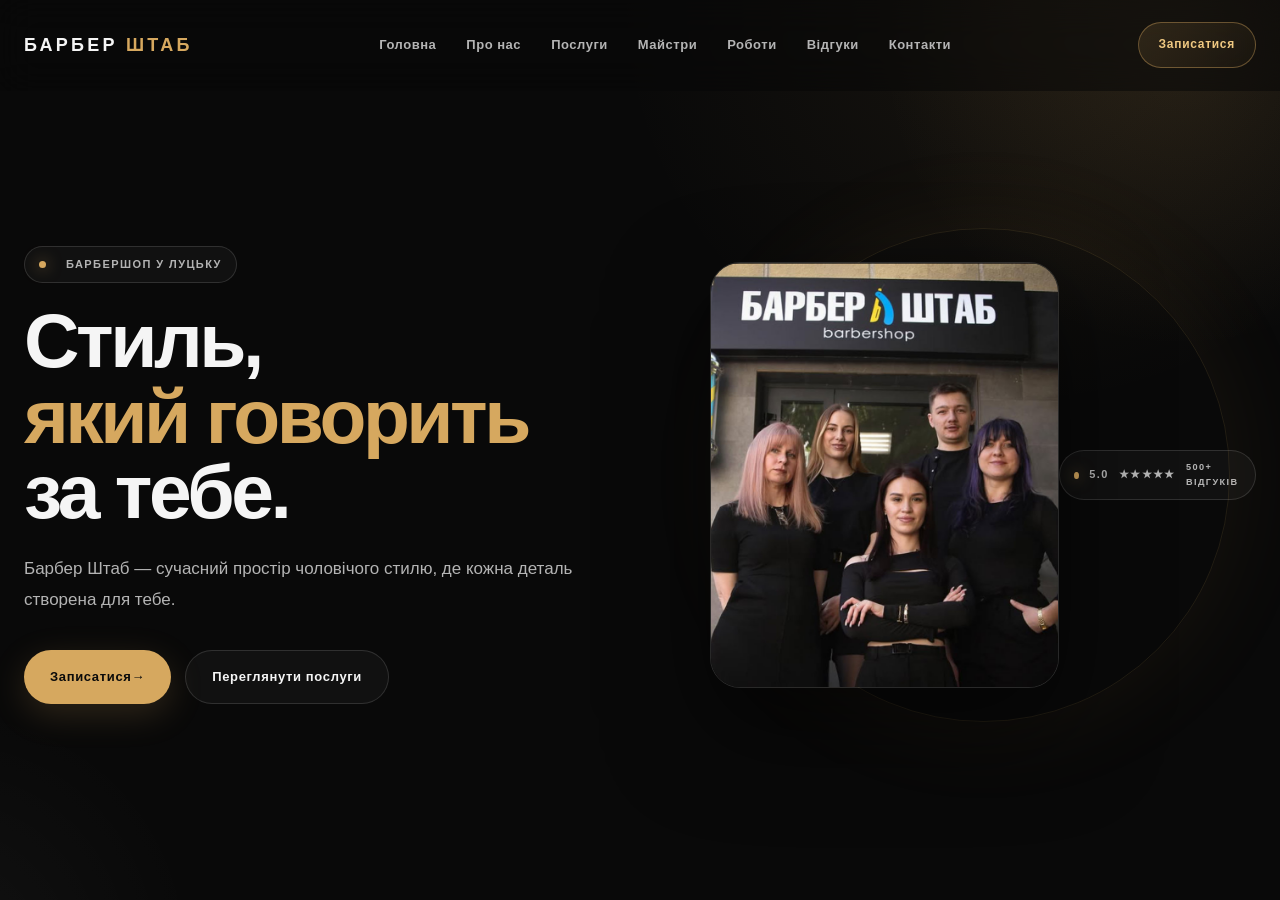
<file: index.html>
<!DOCTYPE html>
<html lang="uk">

<head>

    <meta charset="UTF-8">

    <meta
        name="viewport"
        content="width=device-width, initial-scale=1.0"
    >

    <title>Барбер Штаб — Луцьк</title>

    <link
        rel="stylesheet"
        href="style.css"
    >

</head>


<body>


<!-- ================= HEADER ================= -->

<header class="site-header">

    <div class="container">

        <div class="header-inner">


            <!-- LOGO -->

            <a
                href="index.html"
                class="logo"
            >
                БАРБЕР
                <span>ШТАБ</span>
            </a>


            <!-- NAVIGATION -->

            <nav
                class="main-nav"
                id="nav"
            >

                <a
                    href="index.html"
                    class="active"
                >
                    Головна
                </a>

                <a href="about.html">
                    Про нас
                </a>

                <a href="services.html">
                    Послуги
                </a>

                <a href="masters.html">
                    Майстри
                </a>

                <a href="works.html">
                    Роботи
                </a>

                <a href="reviews.html">
                    Відгуки
                </a>

                <a href="contact.html">
                    Контакти
                </a>

            </nav>


            <!-- PHONE -->

            <a
                href="tel:+380970048424"
                class="header-button"
            >
                Записатися
            </a>


            <!-- MOBILE MENU -->

            <button
                class="menu-button"
                id="menuButton"
                aria-label="Відкрити меню"
            >

                <span></span>
                <span></span>
                <span></span>

            </button>


        </div>

    </div>

</header>



<!-- ================= MAIN ================= -->

<main>


    <!-- ================= HERO ================= -->

    <section class="hero">

        <div class="container">

            <div class="hero-grid">


                <!-- TEXT -->

                <div class="hero-content">


                    <div class="hero-badge">

                        <span></span>

                        БАРБЕРШОП У ЛУЦЬКУ

                    </div>


                    <h1>

                        Стиль,
                        <br>

                        <span>який говорить</span>

                        <br>

                        за тебе.

                    </h1>


                    <p>

                        Барбер Штаб — сучасний простір
                        чоловічого стилю, де кожна деталь
                        створена для тебе.

                    </p>


                    <div class="hero-buttons">


                        <a
                            href="contact.html"
                            class="button-primary"
                        >

                            Записатися

                            <span>→</span>

                        </a>


                        <a
                            href="services.html"
                            class="button-secondary"
                        >

                            Переглянути послуги

                        </a>


                    </div>


                </div>



                <!-- IMAGE -->

                <div class="hero-media">

                    <div class="hero-image-wrapper">

                        <img
                            src="images/hero-barber.jpg"
                            alt="Барбер Штаб"
                            class="hero-image"
                        >

                    </div>


                    <div class="hero-badge hero-badge-floating">

                        <strong>5.0</strong>

                        <span>★★★★★</span>

                        <small>
                            500+ відгуків
                        </small>

                    </div>

                </div>


            </div>

        </div>

    </section>


</main>



<!-- ================= SCRIPT ================= -->

<script src="script.js"></script>

</body>

</html>
</file>
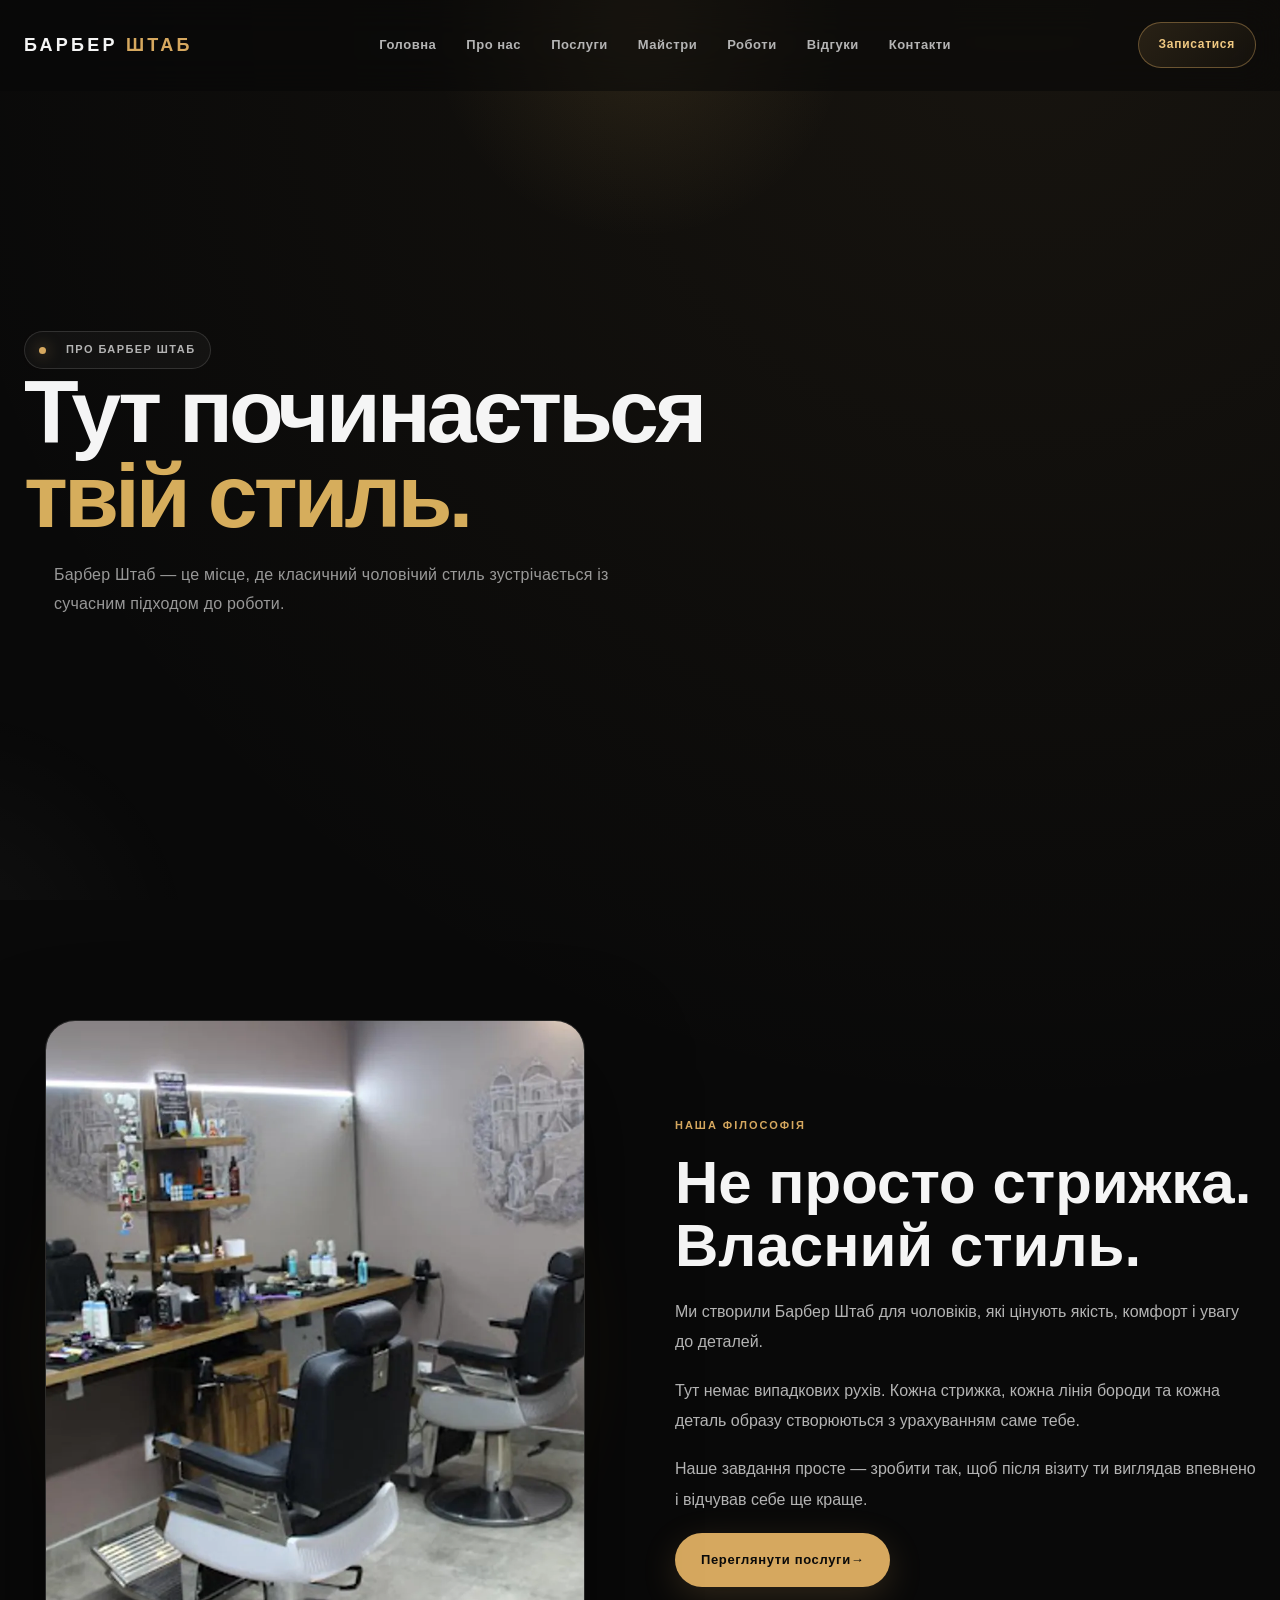
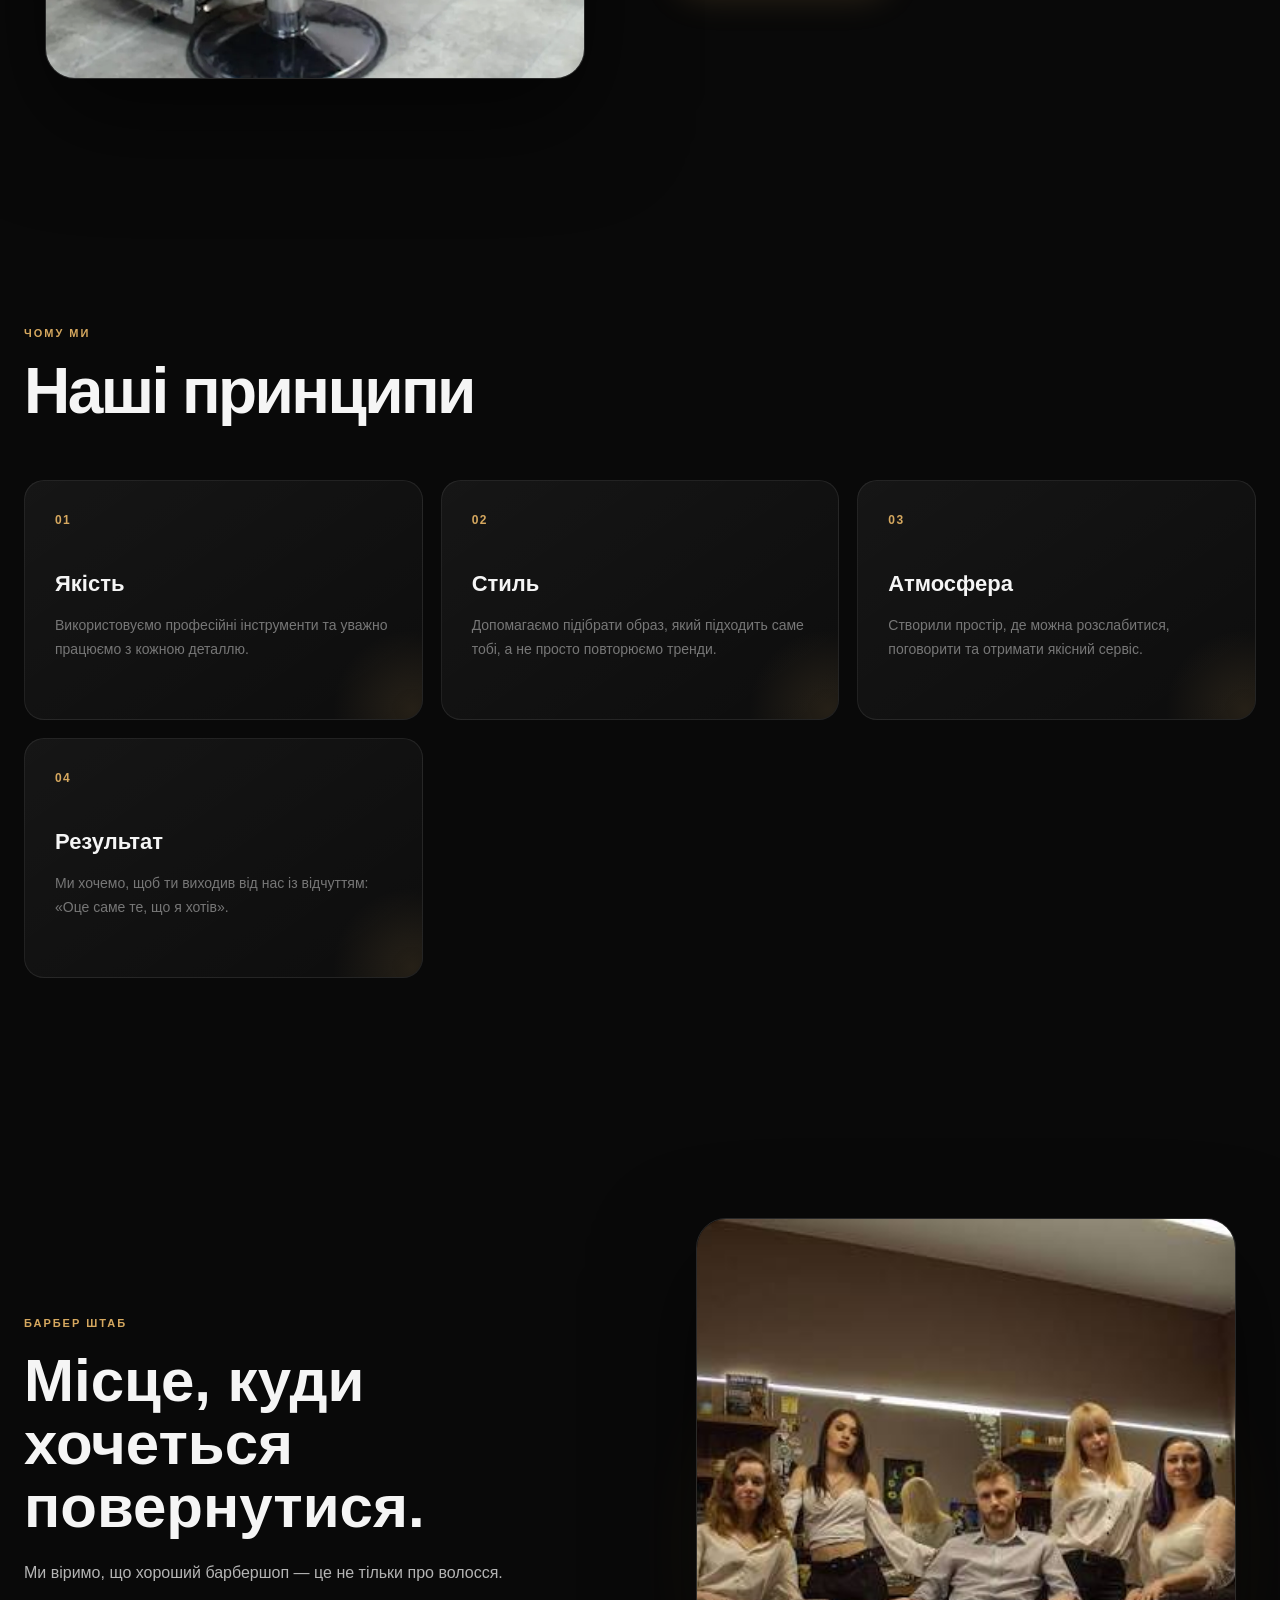
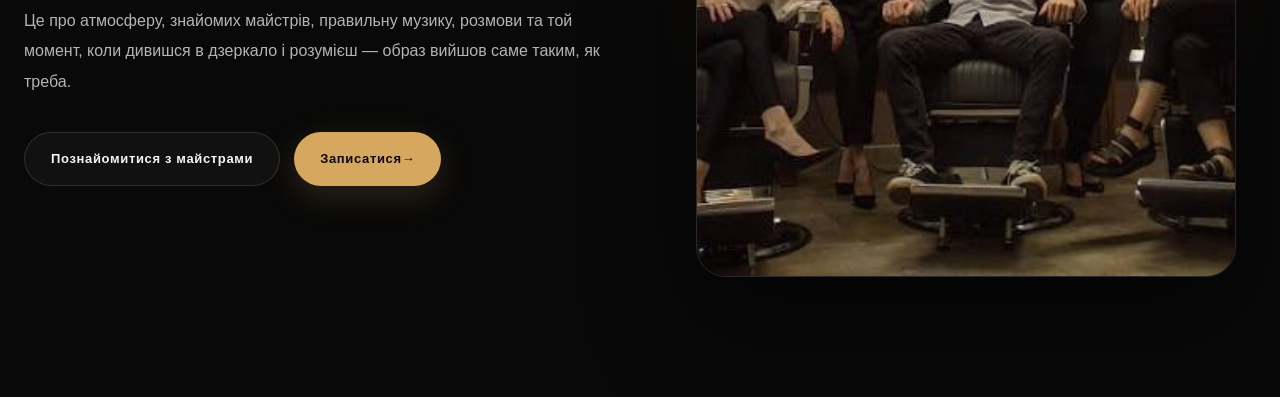
<file: about.html>
<!DOCTYPE html>
<html lang="uk">

<head>

    <meta charset="UTF-8">

    <meta
        name="viewport"
        content="width=device-width, initial-scale=1.0"
    >

    <title>Про нас — Барбер Штаб</title>

    <link
        rel="stylesheet"
        href="style.css"
    >

</head>


<body>


<!-- ================= HEADER ================= -->

<header class="site-header">

    <div class="container">

        <div class="header-inner">


            <!-- LOGO -->

            <a
                href="index.html"
                class="logo"
            >
                БАРБЕР
                <span>ШТАБ</span>
            </a>


            <!-- NAVIGATION -->

            <nav
                class="main-nav"
                id="nav"
            >

                <a href="index.html">
                    Головна
                </a>

                <a
                    href="about.html"
                    class="active"
                >
                    Про нас
                </a>

                <a href="services.html">
                    Послуги
                </a>

                <a href="masters.html">
                    Майстри
                </a>

                <a href="works.html">
                    Роботи
                </a>

                <a href="reviews.html">
                    Відгуки
                </a>

                <a href="contact.html">
                    Контакти
                </a>

            </nav>


            <!-- PHONE -->

            <a
                href="tel:+380970048424"
                class="header-button"
            >
                Записатися
            </a>


            <!-- MOBILE MENU -->

            <button
                class="menu-button"
                id="menuButton"
                aria-label="Відкрити меню"
            >

                <span></span>
                <span></span>
                <span></span>

            </button>


        </div>

    </div>

</header>



<!-- ================= MAIN ================= -->

<main>


    <!-- ================= PAGE HERO ================= -->

    <section class="hero page-hero">

        <div class="container">

            <div class="hero-content">


                <div class="hero-badge">

                    <span></span>

                    ПРО БАРБЕР ШТАБ

                </div>


                <h1>

                    Тут починається
                    <br>

                    <span>твій стиль.</span>

                </h1>


                <p>

                    Барбер Штаб — це місце, де класичний
                    чоловічий стиль зустрічається із сучасним
                    підходом до роботи.

                </p>


            </div>

        </div>

    </section>



    <!-- ================= ABOUT ================= -->

    <section class="section">

        <div class="container">

            <div class="experience-grid">


                <!-- IMAGE -->

                <div class="hero-media">

                    <img
                        src="images/about-barber.jpg"
                        alt="Барбер Штаб"
                        class="hero-image"
                    >

                </div>


                <!-- CONTENT -->

                <div class="experience-content">


                    <div class="section-label">
                        НАША ФІЛОСОФІЯ
                    </div>


                    <h2>

                        Не просто стрижка.
                        <br>

                        <span>Власний стиль.</span>

                    </h2>


                    <p>

                        Ми створили Барбер Штаб для чоловіків,
                        які цінують якість, комфорт і увагу до деталей.

                    </p>


                    <p>

                        Тут немає випадкових рухів.
                        Кожна стрижка, кожна лінія бороди
                        та кожна деталь образу створюються
                        з урахуванням саме тебе.

                    </p>


                    <p>

                        Наше завдання просте —
                        зробити так, щоб після візиту
                        ти виглядав впевнено і відчував себе ще краще.

                    </p>


                    <a
                        href="services.html"
                        class="button-primary"
                    >

                        Переглянути послуги

                        <span>→</span>

                    </a>


                </div>

            </div>

        </div>

    </section>



    <!-- ================= VALUES ================= -->

    <section class="section">

        <div class="container">


            <div class="section-header">

                <div>

                    <div class="section-label">
                        ЧОМУ МИ
                    </div>

                    <h2>
                        Наші принципи
                    </h2>

                </div>

            </div>



            <div class="about-cards">


                <!-- CARD 1 -->

                <div class="info-card">

                    <div class="card-number">
                        01
                    </div>

                    <h3>
                        Якість
                    </h3>

                    <p>

                        Використовуємо професійні
                        інструменти та уважно працюємо
                        з кожною деталлю.

                    </p>

                </div>



                <!-- CARD 2 -->

                <div class="info-card">

                    <div class="card-number">
                        02
                    </div>

                    <h3>
                        Стиль
                    </h3>

                    <p>

                        Допомагаємо підібрати образ,
                        який підходить саме тобі,
                        а не просто повторюємо тренди.

                    </p>

                </div>



                <!-- CARD 3 -->

                <div class="info-card">

                    <div class="card-number">
                        03
                    </div>

                    <h3>
                        Атмосфера
                    </h3>

                    <p>

                        Створили простір, де можна
                        розслабитися, поговорити
                        та отримати якісний сервіс.

                    </p>

                </div>



                <!-- CARD 4 -->

                <div class="info-card">

                    <div class="card-number">
                        04
                    </div>

                    <h3>
                        Результат
                    </h3>

                    <p>

                        Ми хочемо, щоб ти виходив
                        від нас із відчуттям:
                        «Оце саме те, що я хотів».

                    </p>

                </div>


            </div>

        </div>

    </section>



    <!-- ================= EXPERIENCE ================= -->

    <section class="section">

        <div class="container">

            <div class="experience-grid">


                <div class="experience-content">


                    <div class="section-label">
                        БАРБЕР ШТАБ
                    </div>


                    <h2>

                        Місце, куди
                        <br>

                        <span>хочеться повернутися.</span>

                    </h2>


                    <p>

                        Ми віримо, що хороший барбершоп —
                        це не тільки про волосся.

                    </p>


                    <p>

                        Це про атмосферу, знайомих майстрів,
                        правильну музику, розмови та той момент,
                        коли дивишся в дзеркало і розумієш —
                        образ вийшов саме таким, як треба.

                    </p>


                    <div class="hero-buttons">


                        <a
                            href="masters.html"
                            class="button-secondary"
                        >
                            Познайомитися з майстрами
                        </a>


                        <a
                            href="contact.html"
                            class="button-primary"
                        >
                            Записатися
                            <span>→</span>
                        </a>


                    </div>


                </div>


                <div class="hero-media">

                    <img
                        src="images/masters-barber.jpg"
                        alt="Команда Барбер Штаб"
                        class="hero-image"
                    >

                </div>


            </div>

        </div>

    </section>


</main>



<!-- ================= SCRIPT ================= -->

<script src="script.js"></script>

</body>

</html>
</file>
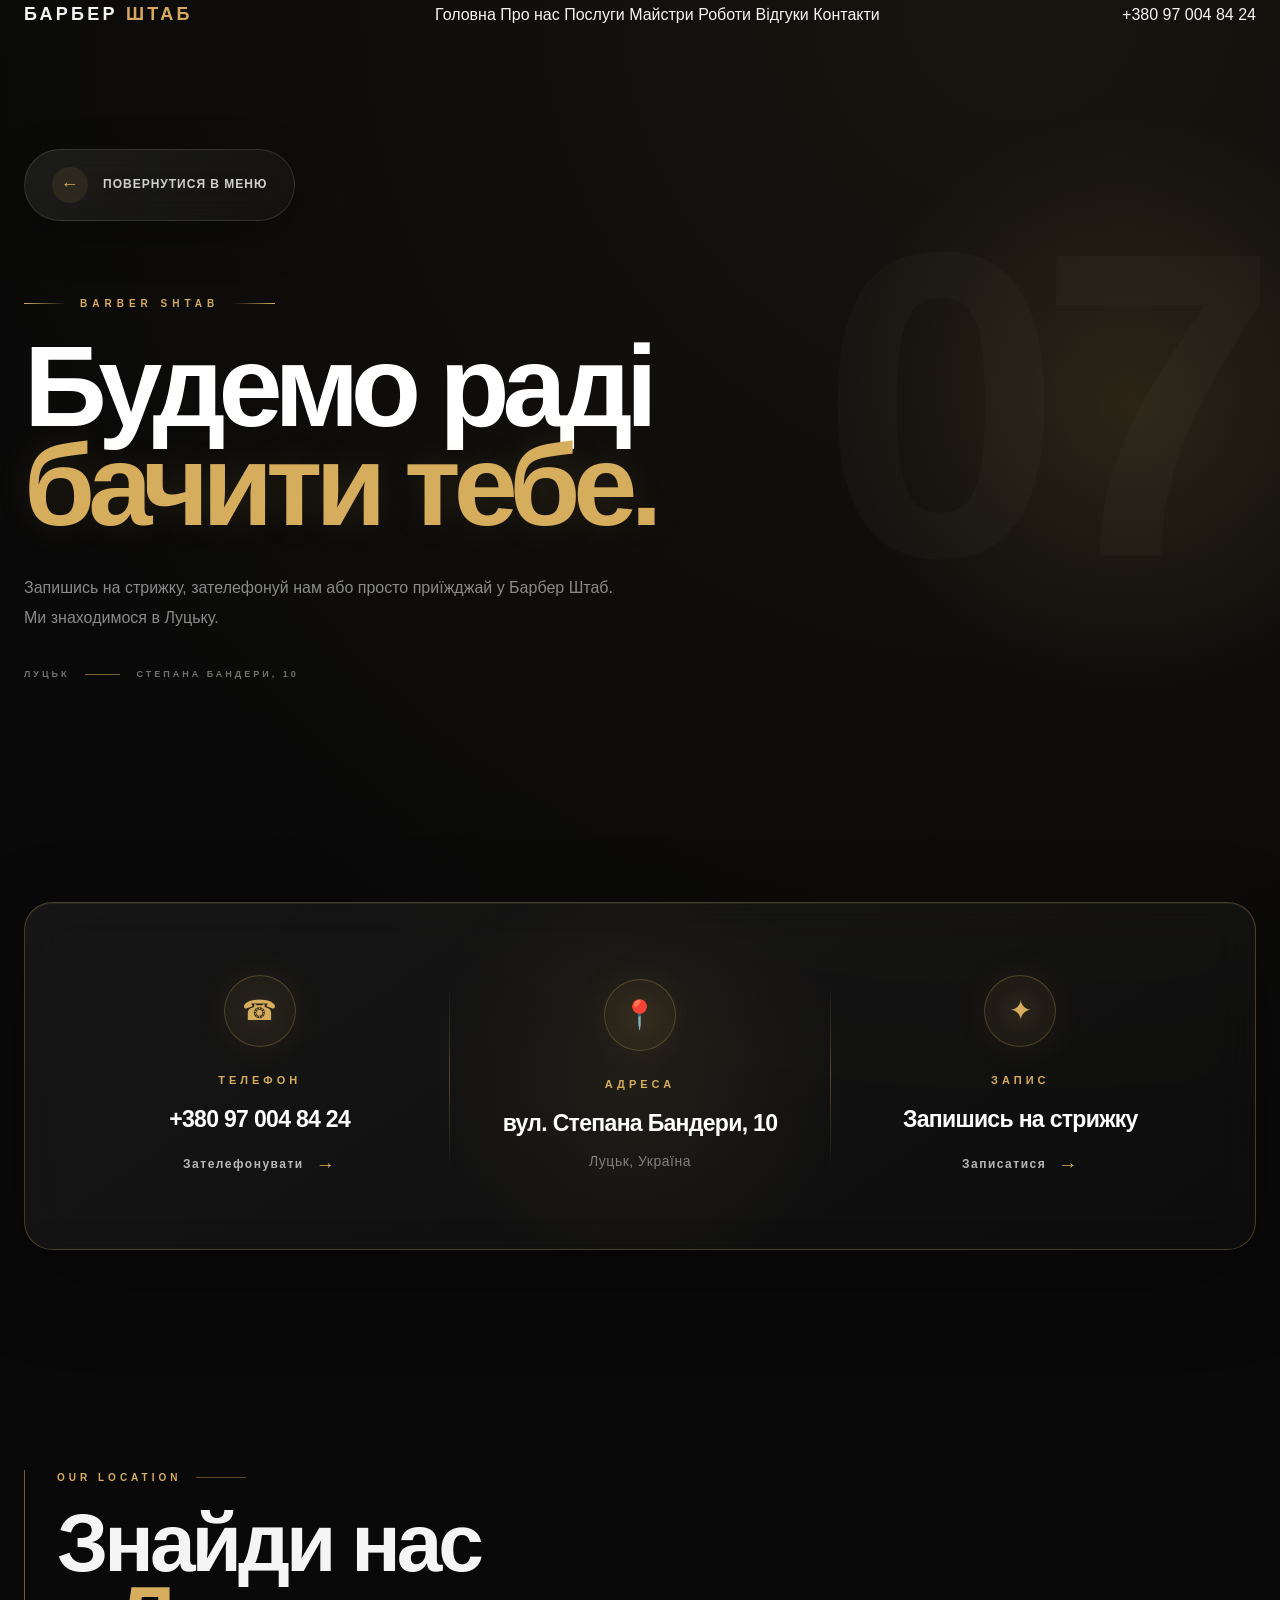
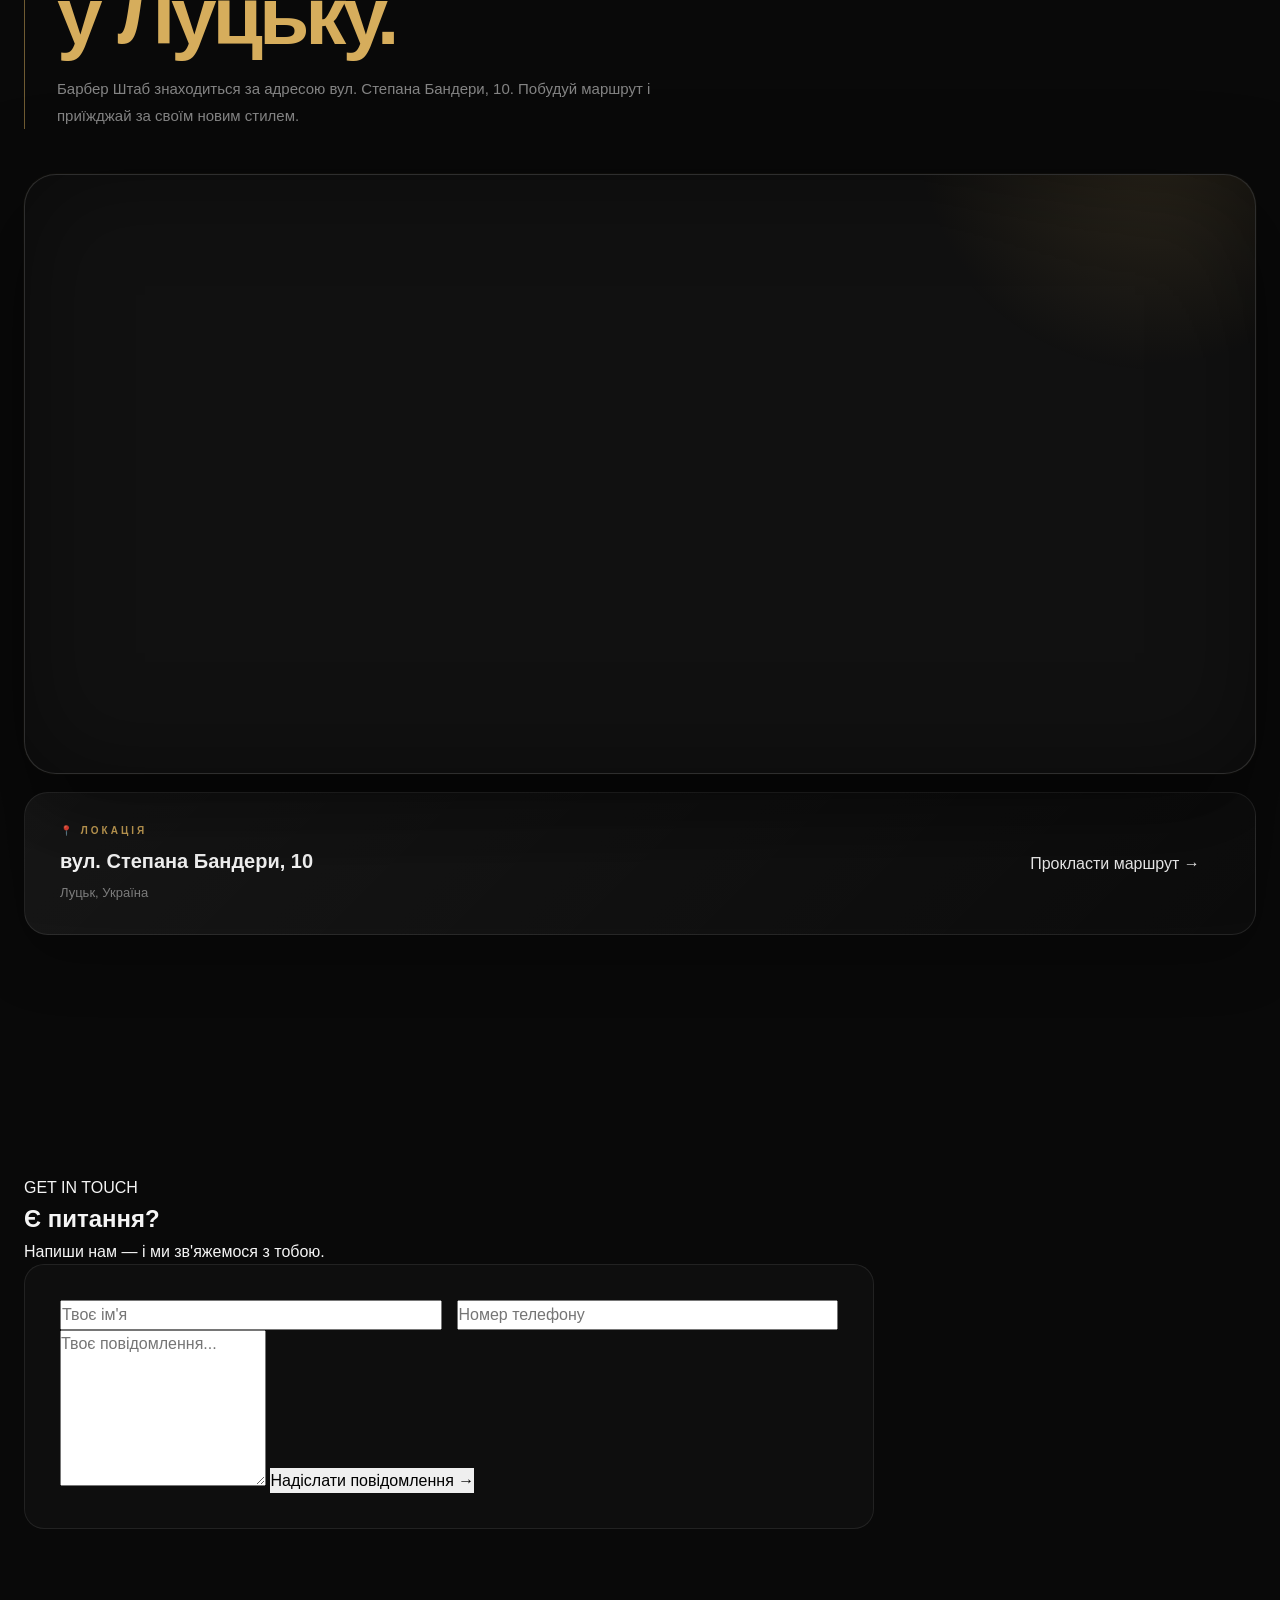
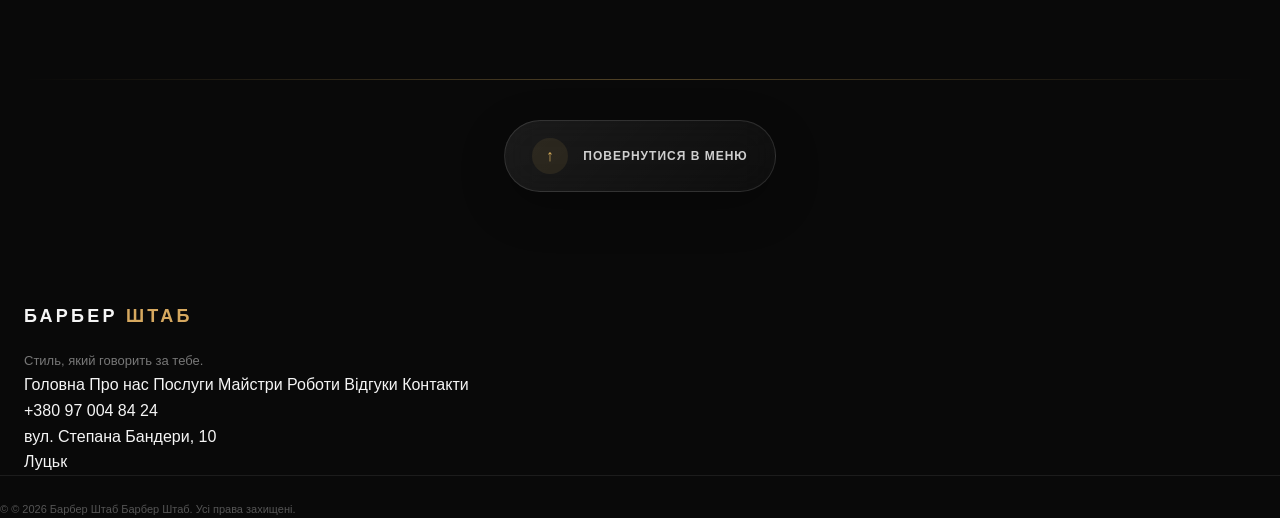
<file: contact.html>
<!DOCTYPE html>
<html lang="uk">

<head>
    <meta charset="UTF-8">
    <meta name="viewport" content="width=device-width, initial-scale=1.0">

    <title>Контакти — Барбер Штаб</title>

    <link rel="stylesheet" href="style.css">
</head>

<body>

<!-- =====================================================
     HEADER
===================================================== -->

<header class="header">

    <div class="container header-inner">

        <a href="index.html" class="logo">
            БАРБЕР <span>ШТАБ</span>
        </a>

        <nav class="nav" id="nav">

            <a href="index.html">Головна</a>

            <a href="about.html">Про нас</a>

            <a href="services.html">Послуги</a>

            <a href="masters.html">Майстри</a>

            <a href="works.html">Роботи</a>

            <a href="reviews.html">Відгуки</a>

            <a href="contact.html" class="active">
                Контакти
            </a>

        </nav>

        <a
            href="tel:+380970048424"
            class="header-phone"
        >
            +380 97 004 84 24
        </a>

        <button
            class="menu-button"
            id="menuButton"
            aria-label="Відкрити меню"
        >
            <span></span>
            <span></span>
            <span></span>
        </button>

    </div>

</header>


<!-- =====================================================
     MAIN
===================================================== -->

<main>


<!-- =====================================================
     CONTACT HERO
===================================================== -->

<section class="contact-page-hero">

    <div class="container">

        <!-- ПОВЕРНУТИСЯ -->

        <a
            href="index.html"
            class="contact-return-button"
        >

            <span class="return-arrow">
                ←
            </span>

            <span>
                Повернутися в меню
            </span>

        </a>


        <!-- DECORATION -->

        <div class="contact-label-top">

            <span class="label-line"></span>

            BARBER SHTAB

            <span class="label-line"></span>

        </div>


        <!-- TITLE -->

        <h1 class="contact-main-title">

            Будемо раді

            <br>

            <span>бачити тебе.</span>

        </h1>


        <!-- DESCRIPTION -->

        <p class="contact-main-description">

            Запишись на стрижку, зателефонуй нам
            або просто приїжджай у Барбер Штаб.
            Ми знаходимося в Луцьку.

        </p>


        <!-- META -->

        <div class="contact-hero-meta">

            <span>ЛУЦЬК</span>

            <i></i>

            <span>СТЕПАНА БАНДЕРИ, 10</span>

        </div>

    </div>

</section>



<!-- =====================================================
     CONTACT INFORMATION
===================================================== -->

<section class="section contact-information-section">

    <div class="container">


        <div class="contact-info-frame">


            <!-- =================================================
                 PHONE
            ================================================= -->

            <div class="contact-info-card">

                <div class="contact-card-icon">
                    ☎
                </div>

                <div class="contact-card-content">

                    <span class="contact-label">
                        ТЕЛЕФОН
                    </span>

                    <h3>
                        +380 97 004 84 24
                    </h3>

                    <a
                        href="tel:+380970048424"
                        class="contact-card-link"
                    >

                        Зателефонувати

                        <span>→</span>

                    </a>

                </div>

            </div>


            <!-- DIVIDER -->

            <div class="contact-info-divider"></div>


            <!-- =================================================
                 ADDRESS
            ================================================= -->

            <div class="contact-info-card">

                <div class="contact-card-icon">
                    📍
                </div>

                <div class="contact-card-content">

                    <span class="contact-label">
                        АДРЕСА
                    </span>

                    <h3>
                        вул. Степана Бандери, 10
                    </h3>

                    <p>
                        Луцьк, Україна
                    </p>

                </div>

            </div>


            <!-- DIVIDER -->

            <div class="contact-info-divider"></div>


            <!-- =================================================
                 BOOKING
            ================================================= -->

            <div class="contact-info-card">

                <div class="contact-card-icon">
                    ✦
                </div>

                <div class="contact-card-content">

                    <span class="contact-label">
                        ЗАПИС
                    </span>

                    <h3>
                        Запишись на стрижку
                    </h3>

                    <a
                        href="tel:+380970048424"
                        class="contact-card-link"
                    >

                        Записатися

                        <span>→</span>

                    </a>

                </div>

            </div>


        </div>

    </div>

</section>



<!-- =====================================================
     MAP
===================================================== -->

<section class="section map-section">

    <div class="container">


        <div class="map-title">

            <div class="map-title-line">

                <span>
                    OUR LOCATION
                </span>

            </div>


            <h2>

                Знайди нас

                <br>

                <span>у Луцьку.</span>

            </h2>


            <p>

                Барбер Штаб знаходиться за адресою
                вул. Степана Бандери, 10.
                Побудуй маршрут і приїжджай за своїм новим стилем.

            </p>

        </div>


        <!-- GOOGLE MAP -->

        <div class="premium-map">

            <iframe

                src="https://www.google.com/maps?q=вулиця%20Степана%20Бандери%2010%20Луцьк&output=embed"

                loading="lazy"

                allowfullscreen

                referrerpolicy="no-referrer-when-downgrade"

            ></iframe>

        </div>


        <!-- MAP INFO -->

        <div class="map-info">


            <div class="map-address">

                <span>
                    📍 ЛОКАЦІЯ
                </span>

                <strong>
                    вул. Степана Бандери, 10
                </strong>

                <small>
                    Луцьк, Україна
                </small>

            </div>


            <a

                href="https://www.google.com/maps/dir/?api=1&destination=вулиця%20Степана%20Бандери%2010%20Луцьк"

                target="_blank"

                rel="noopener"

                class="btn btn-primary"

            >

                Прокласти маршрут →

            </a>

        </div>

    </div>

</section>



<!-- =====================================================
     CONTACT FORM
===================================================== -->

<section class="section">

    <div class="container">


        <div class="contact-form-wrapper">


            <div class="section-heading">

                <div class="eyebrow">
                    GET IN TOUCH
                </div>

                <h2>
                    Є питання?
                </h2>

                <p>
                    Напиши нам — і ми зв'яжемося з тобою.
                </p>

            </div>


            <form
                class="contact-form"
                id="contactForm"
            >

                <div class="form-row">

                    <input
                        type="text"
                        name="name"
                        placeholder="Твоє ім'я"
                        required
                    >

                    <input
                        type="tel"
                        name="phone"
                        placeholder="Номер телефону"
                        required
                    >

                </div>


                <textarea
                    name="message"
                    rows="6"
                    placeholder="Твоє повідомлення..."
                    required
                ></textarea>


                <button
                    type="submit"
                    class="btn btn-primary"
                >

                    Надіслати повідомлення →

                </button>

            </form>

        </div>

    </div>

</section>



<!-- =====================================================
     BOTTOM RETURN
===================================================== -->

<section class="contact-return-bottom">

    <div class="container">

        <div class="bottom-return-line"></div>


        <a
            href="index.html"
            class="contact-return-button contact-return-bottom-button"
        >

            <span class="return-arrow">
                ↑
            </span>

            <span>
                Повернутися в меню
            </span>

        </a>

    </div>

</section>


</main>



<!-- =====================================================
     FOOTER
===================================================== -->

<footer class="footer">

    <div class="container footer-inner">


        <div class="footer-brand">

            <a
                href="index.html"
                class="logo"
            >
                БАРБЕР <span>ШТАБ</span>
            </a>

            <p>
                Стиль, який говорить за тебе.
            </p>

        </div>


        <div class="footer-links">

            <a href="index.html">
                Головна
            </a>

            <a href="about.html">
                Про нас
            </a>

            <a href="services.html">
                Послуги
            </a>

            <a href="masters.html">
                Майстри
            </a>

            <a href="works.html">
                Роботи
            </a>

            <a href="reviews.html">
                Відгуки
            </a>

            <a href="contact.html">
                Контакти
            </a>

        </div>


        <div class="footer-contact">

            <a href="tel:+380970048424">
                +380 97 004 84 24
            </a>

            <p>
                вул. Степана Бандери, 10<br>
                Луцьк
            </p>

        </div>

    </div>


    <div class="footer-bottom">

        <p>

            ©
            <span id="currentYear"></span>
            Барбер Штаб.
            Усі права захищені.

        </p>

    </div>

</footer>



<script src="script.js"></script>

</body>

</html>
</file>
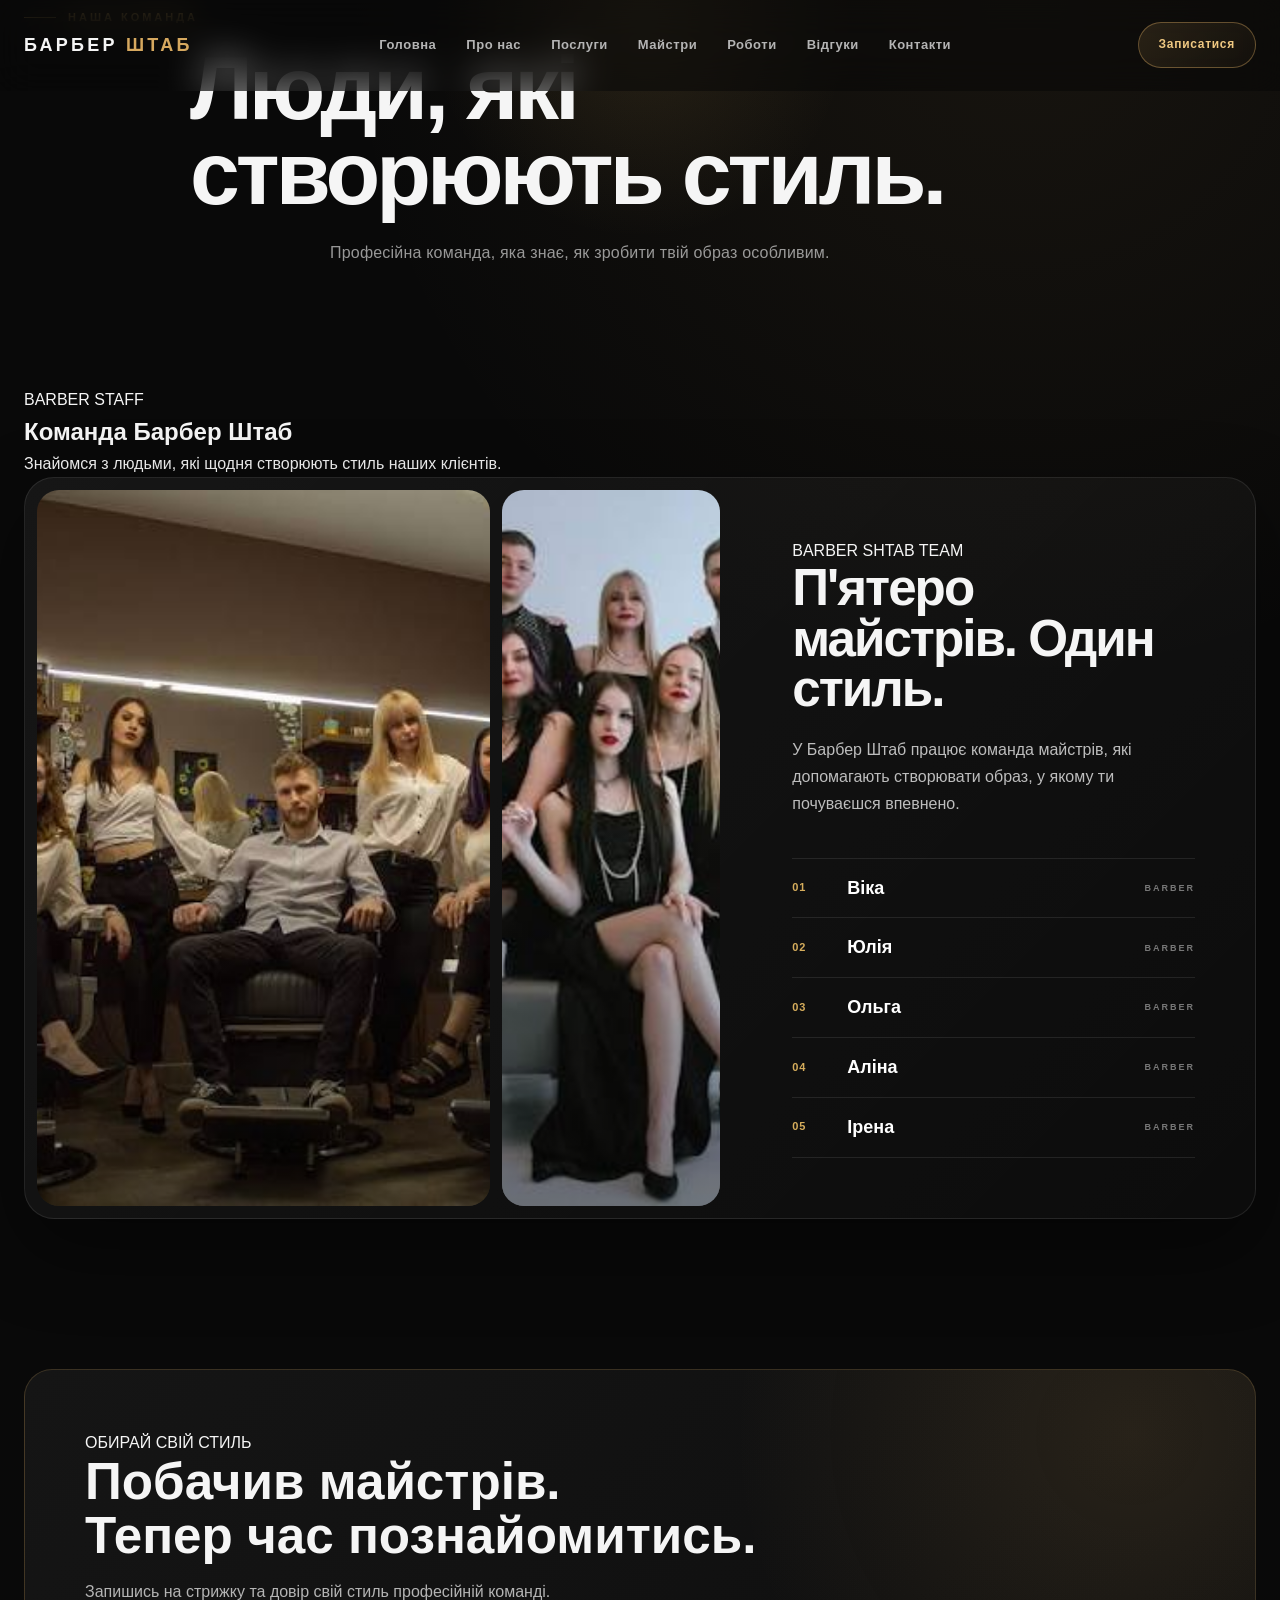
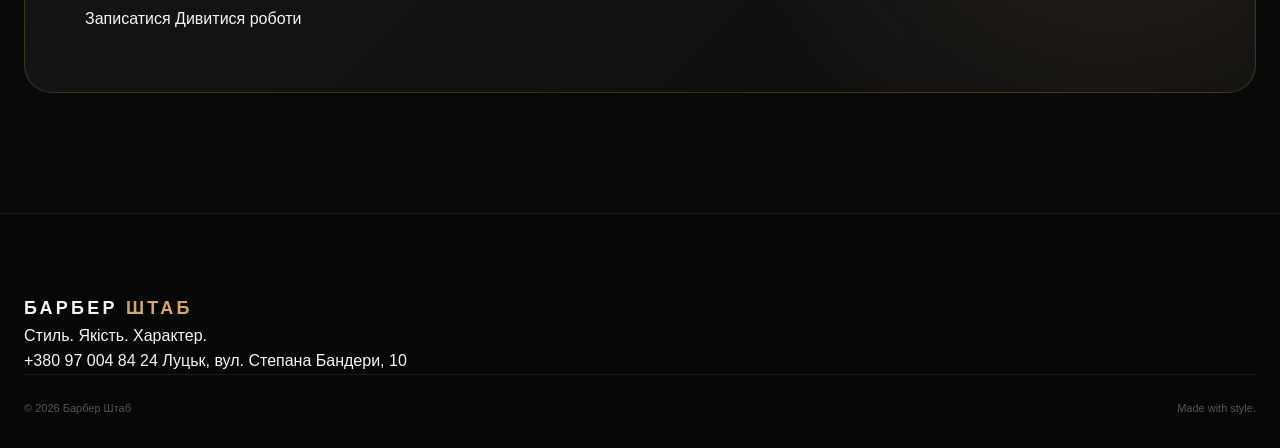
<file: masters.html>
<!DOCTYPE html>
<html lang="uk">
<head>
    <meta charset="UTF-8">
    <meta name="viewport" content="width=device-width, initial-scale=1.0">

    <title>Майстри — Барбер Штаб</title>

    <link rel="stylesheet" href="style.css">
</head>

<body>

<header class="site-header">
    <div class="container header-inner">

        <a href="index.html" class="logo">
            БАРБЕР <span>ШТАБ</span>
        </a>

        <nav class="main-nav" id="nav">
            <a href="index.html">Головна</a>
            <a href="about.html">Про нас</a>
            <a href="services.html">Послуги</a>
            <a href="masters.html" class="active">Майстри</a>
            <a href="works.html">Роботи</a>
            <a href="reviews.html">Відгуки</a>
            <a href="contact.html">Контакти</a>
        </nav>

        <a href="contact.html" class="header-button">
            Записатися
        </a>

        <button class="menu-button" id="menuButton" aria-label="Відкрити меню">
            <span></span>
            <span></span>
            <span></span>
        </button>

    </div>
</header>


<main>

    <!-- HERO -->

    <section class="page-hero">

        <div class="container">

            <span class="eyebrow">
                НАША КОМАНДА
            </span>

            <h1>
                Люди, які<br>
                створюють стиль.
            </h1>

            <p>
                Професійна команда, яка знає,
                як зробити твій образ особливим.
            </p>

        </div>

    </section>


    <!-- TEAM -->

    <section class="section">

        <div class="container">

            <div class="section-heading">

                <div>
                    <span class="eyebrow">
                        BARBER STAFF
                    </span>

                    <h2>
                        Команда Барбер Штаб
                    </h2>
                </div>

                <p>
                    Знайомся з людьми, які щодня
                    створюють стиль наших клієнтів.
                </p>

            </div>


            <!-- ONE BIG TEAM CARD -->

            <div class="team-main-card">

                <div class="team-main-images">

                    <div class="team-image-large">
                        <img
                            src="images/masters-barber.jpg"
                            alt="Команда Барбер Штаб"
                        >
                    </div>

                    <div class="team-image-small">
                        <img
                            src="images/team-barber.jpg"
                            alt="Команда Барбер Штаб"
                        >
                    </div>

                </div>


                <div class="team-main-content">

                    <span class="eyebrow">
                        BARBER SHTAB TEAM
                    </span>

                    <h2>
                        П'ятеро майстрів.
                        Один стиль.
                    </h2>

                    <p>
                        У Барбер Штаб працює команда майстрів,
                        які допомагають створювати образ,
                        у якому ти почуваєшся впевнено.
                    </p>

                    <div class="team-names">

                        <div class="team-name">
                            <span>01</span>
                            <strong>Віка</strong>
                            <small>BARBER</small>
                        </div>

                        <div class="team-name">
                            <span>02</span>
                            <strong>Юлія</strong>
                            <small>BARBER</small>
                        </div>

                        <div class="team-name">
                            <span>03</span>
                            <strong>Ольга</strong>
                            <small>BARBER</small>
                        </div>

                        <div class="team-name">
                            <span>04</span>
                            <strong>Аліна</strong>
                            <small>BARBER</small>
                        </div>

                        <div class="team-name">
                            <span>05</span>
                            <strong>Ірена</strong>
                            <small>BARBER</small>
                        </div>

                    </div>

                </div>

            </div>

        </div>

    </section>


    <!-- CTA -->

    <section class="booking-section">

        <div class="container booking-inner">

            <div>

                <span class="eyebrow">
                    ОБИРАЙ СВІЙ СТИЛЬ
                </span>

                <h2>
                    Побачив майстрів.<br>
                    Тепер час познайомитись.
                </h2>

                <p>
                    Запишись на стрижку та довір свій стиль
                    професійній команді.
                </p>

            </div>


            <div class="booking-actions">

                <a
                    href="contact.html"
                    class="btn btn-primary"
                >
                    Записатися
                </a>

                <a
                    href="works.html"
                    class="btn btn-secondary"
                >
                    Дивитися роботи
                </a>

            </div>

        </div>

    </section>

</main>


<footer class="site-footer">

    <div class="container footer-inner">

        <div>

            <a href="index.html" class="logo">
                БАРБЕР <span>ШТАБ</span>
            </a>

            <p>
                Стиль. Якість. Характер.
            </p>

        </div>


        <div class="footer-contact">

            <a href="tel:+380970048424">
                +380 97 004 84 24
            </a>

            <span>
                Луцьк, вул. Степана Бандери, 10
            </span>

        </div>

    </div>


    <div class="container footer-bottom">

        <span>
            © <span id="currentYear"></span> Барбер Штаб
        </span>

        <span>
            Made with style.
        </span>

    </div>

</footer>


<script src="script.js"></script>

</body>
</html>
</file>
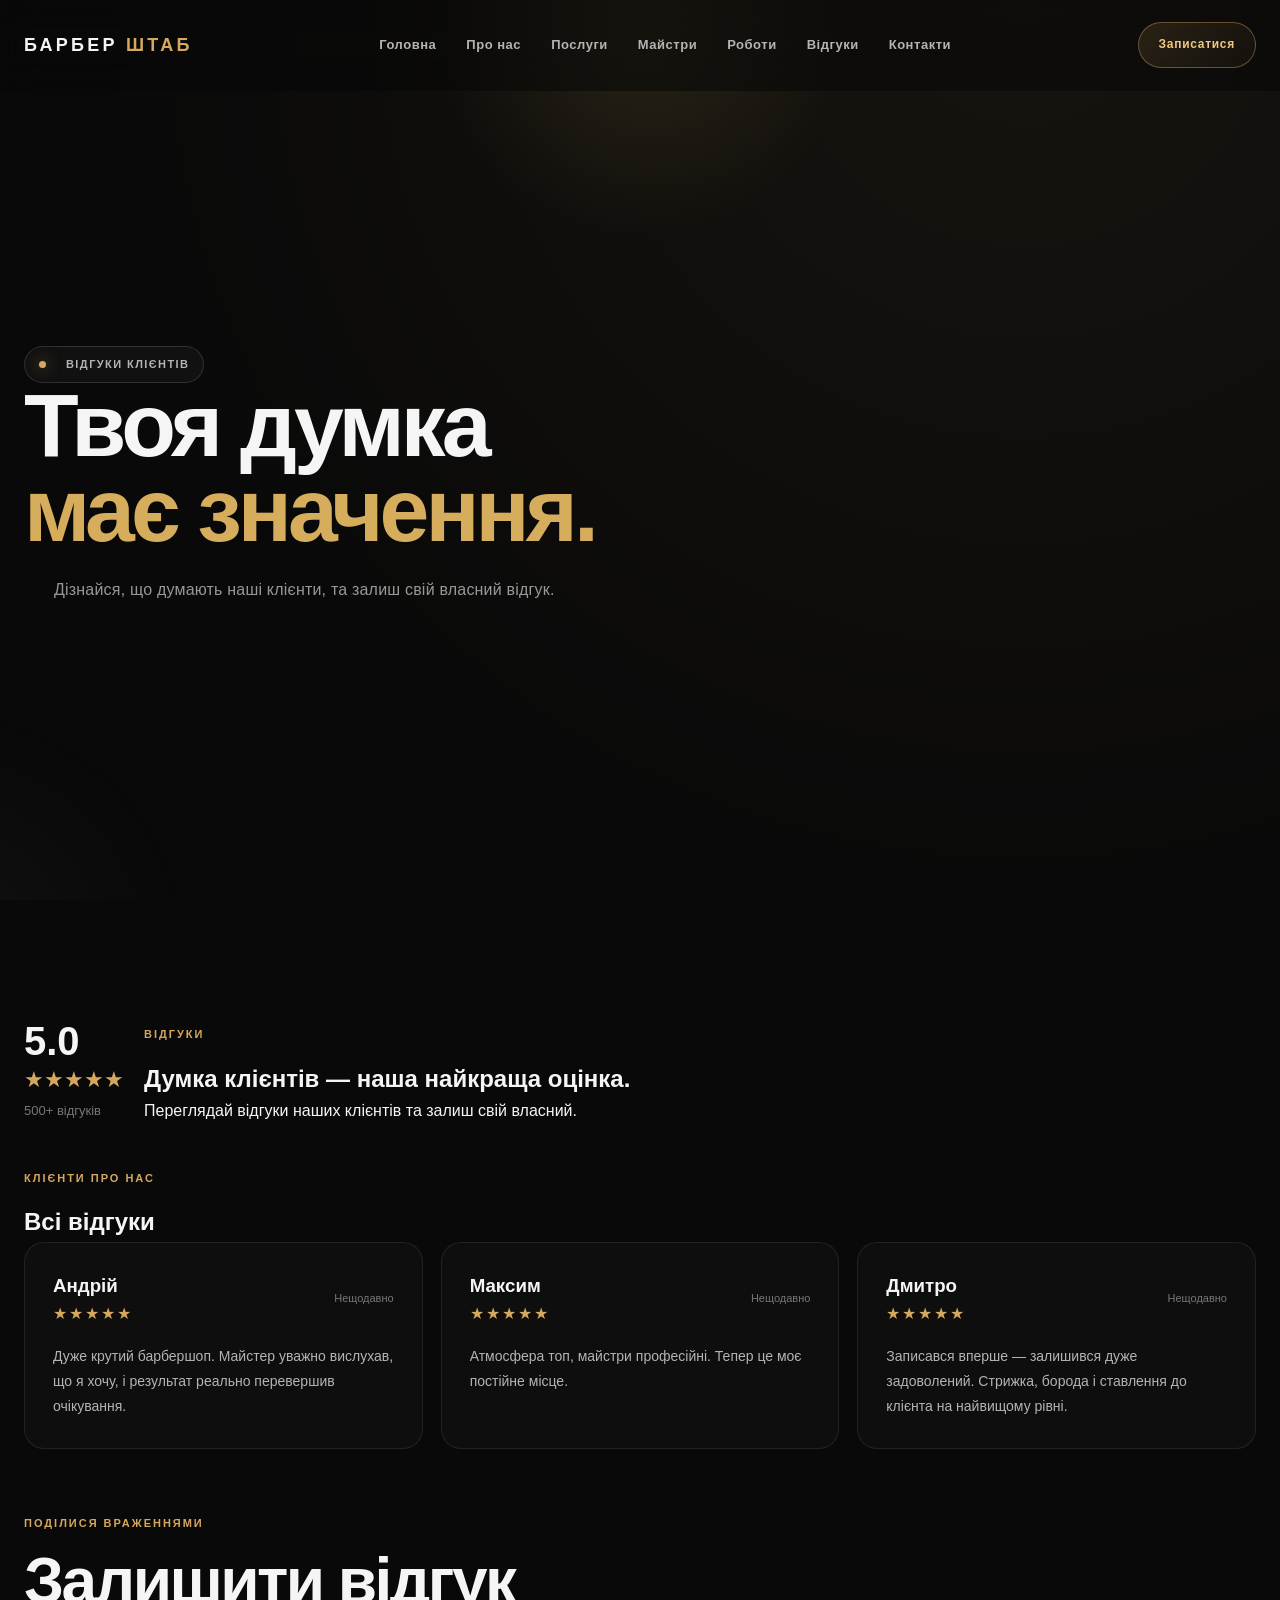
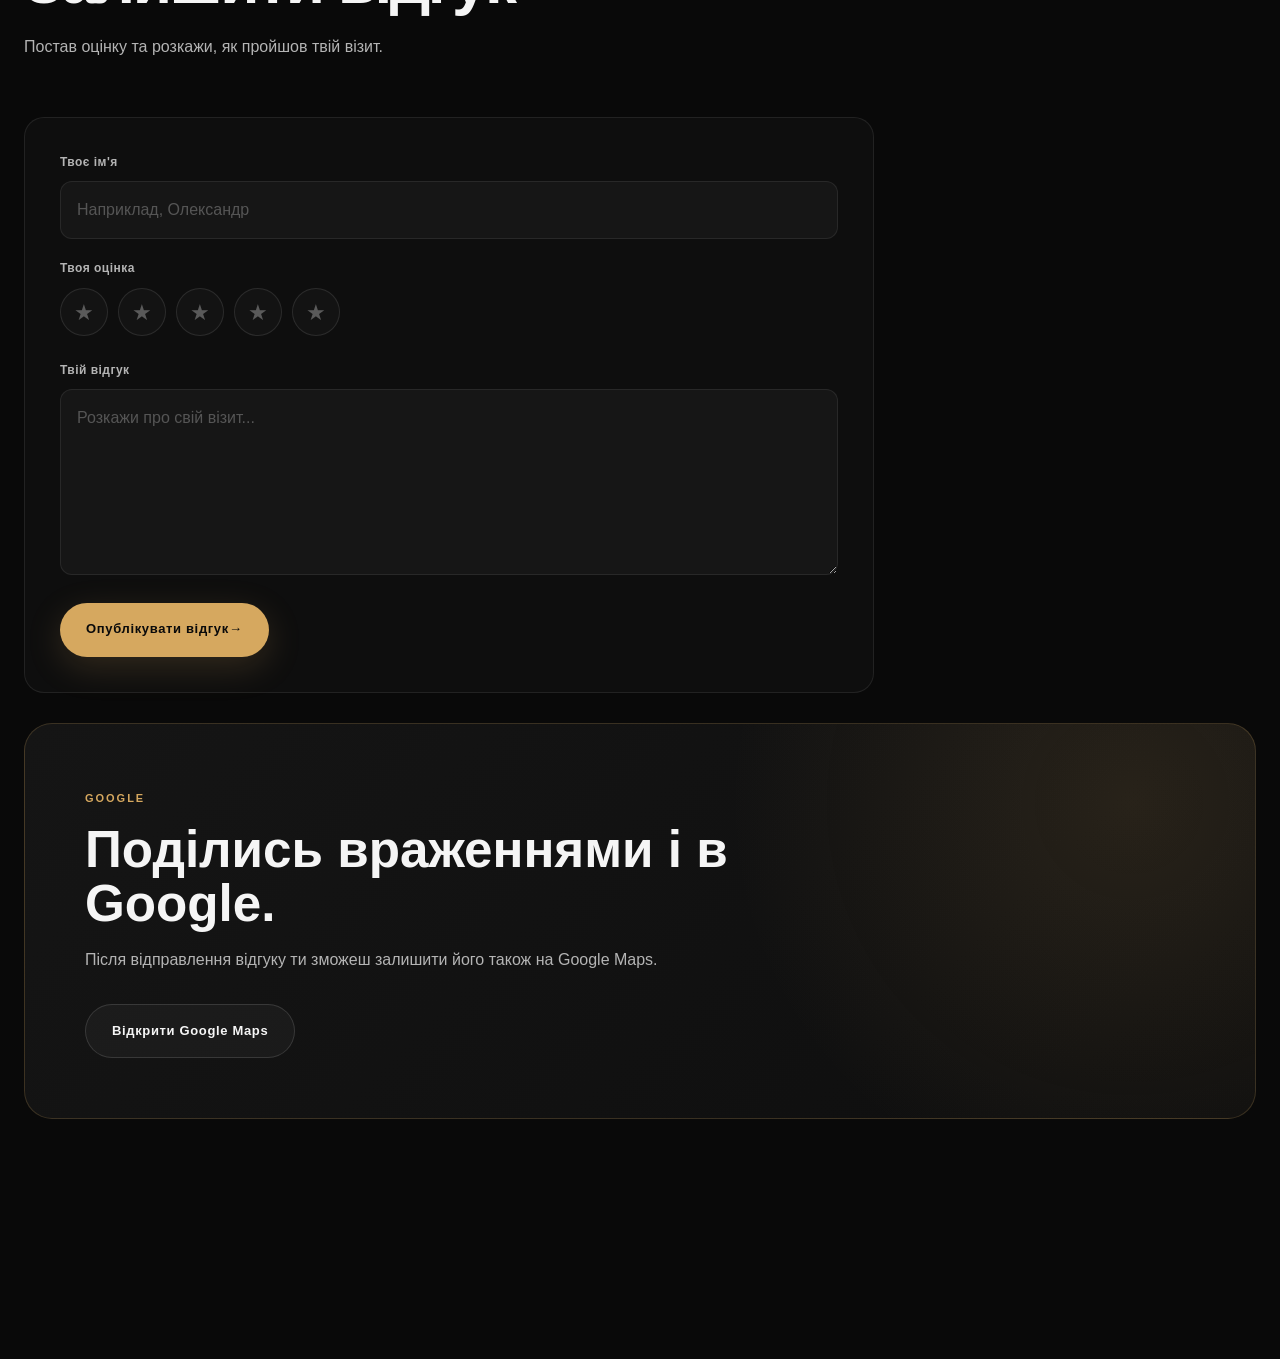
<file: reviews.html>
<!DOCTYPE html>
<html lang="uk">

<head>

    <meta charset="UTF-8">

    <meta
        name="viewport"
        content="width=device-width, initial-scale=1.0"
    >

    <title>Відгуки — Барбер Штаб</title>

    <link
        rel="stylesheet"
        href="style.css"
    >

</head>


<body>


<!-- ================= HEADER ================= -->

<header class="site-header">

    <div class="container">

        <div class="header-inner">


            <a
                href="index.html"
                class="logo"
            >
                БАРБЕР
                <span>ШТАБ</span>
            </a>


            <nav
                class="main-nav"
                id="nav"
            >

                <a href="index.html">
                    Головна
                </a>

                <a href="about.html">
                    Про нас
                </a>

                <a href="services.html">
                    Послуги
                </a>

                <a href="masters.html">
                    Майстри
                </a>

                <a href="works.html">
                    Роботи
                </a>

                <a
                    href="reviews.html"
                    class="active"
                >
                    Відгуки
                </a>

                <a href="contact.html">
                    Контакти
                </a>

            </nav>


            <a
                href="tel:+380970048424"
                class="header-button"
            >
                Записатися
            </a>


            <button
                class="menu-button"
                id="menuButton"
                aria-label="Відкрити меню"
            >

                <span></span>
                <span></span>
                <span></span>

            </button>


        </div>

    </div>

</header>



<!-- ================= MAIN ================= -->

<main>


    <!-- ================= HERO ================= -->

    <section class="hero page-hero">

        <div class="container">

            <div class="hero-content">


                <div class="hero-badge">

                    <span></span>

                    ВІДГУКИ КЛІЄНТІВ

                </div>


                <h1>

                    Твоя думка
                    <br>

                    <span>має значення.</span>

                </h1>


                <p>

                    Дізнайся, що думають наші клієнти,
                    та залиш свій власний відгук.

                </p>


            </div>

        </div>

    </section>



    <!-- ================= REVIEWS ================= -->

    <section class="section">

        <div class="container">


            <!-- ================= RATING ================= -->

            <div class="reviews-rating">


                <div class="rating-main">

                    <strong id="averageRating">
                        5.0
                    </strong>

                    <div class="stars-display">
                        ★★★★★
                    </div>

                    <span
                        class="reviews-count"
                        id="reviewsCount"
                    >
                        500+ відгуків
                    </span>

                </div>


                <div class="rating-text">

                    <div class="section-label">
                        ВІДГУКИ
                    </div>

                    <h2>
                        Думка клієнтів —
                        наша найкраща оцінка.
                    </h2>

                    <p>
                        Переглядай відгуки наших клієнтів
                        та залиш свій власний.
                    </p>

                </div>


            </div>



            <!-- ================= ALL REVIEWS ================= -->

            <div class="review-all-heading">

                <div class="section-label">
                    КЛІЄНТИ ПРО НАС
                </div>

                <h2>
                    Всі відгуки
                </h2>

            </div>



            <!-- ================= REVIEWS LIST ================= -->

            <div
                class="reviews-list"
                id="reviewsList"
            >


                <!-- REVIEW 1 -->

                <article
                    class="review-card"
                    data-rating="5"
                >

                    <div class="review-top">

                        <div>

                            <h3>
                                Андрій
                            </h3>

                            <div class="review-stars">
                                ★★★★★
                            </div>

                        </div>

                        <span class="review-date">
                            Нещодавно
                        </span>

                    </div>

                    <p>
                        Дуже крутий барбершоп.
                        Майстер уважно вислухав,
                        що я хочу, і результат реально
                        перевершив очікування.
                    </p>

                </article>



                <!-- REVIEW 2 -->

                <article
                    class="review-card"
                    data-rating="5"
                >

                    <div class="review-top">

                        <div>

                            <h3>
                                Максим
                            </h3>

                            <div class="review-stars">
                                ★★★★★
                            </div>

                        </div>

                        <span class="review-date">
                            Нещодавно
                        </span>

                    </div>

                    <p>
                        Атмосфера топ, майстри професійні.
                        Тепер це моє постійне місце.
                    </p>

                </article>



                <!-- REVIEW 3 -->

                <article
                    class="review-card"
                    data-rating="5"
                >

                    <div class="review-top">

                        <div>

                            <h3>
                                Дмитро
                            </h3>

                            <div class="review-stars">
                                ★★★★★
                            </div>

                        </div>

                        <span class="review-date">
                            Нещодавно
                        </span>

                    </div>

                    <p>
                        Записався вперше — залишився
                        дуже задоволений. Стрижка,
                        борода і ставлення до клієнта
                        на найвищому рівні.
                    </p>

                </article>


            </div>



            <!-- ================= ADD REVIEW ================= -->

            <div class="review-form-wrapper">


                <div class="section-header">

                    <div>

                        <div class="section-label">
                            ПОДІЛИСЯ ВРАЖЕННЯМИ
                        </div>

                        <h2>
                            Залишити відгук
                        </h2>

                        <p>
                            Постав оцінку та розкажи,
                            як пройшов твій візит.
                        </p>

                    </div>

                </div>



                <form
                    class="review-form"
                    id="reviewForm"
                >


                    <!-- NAME -->

                    <div class="form-group">

                        <label for="reviewName">
                            Твоє ім'я
                        </label>

                        <input
                            type="text"
                            id="reviewName"
                            name="name"
                            placeholder="Наприклад, Олександр"
                            maxlength="50"
                            required
                        >

                    </div>



                    <!-- RATING -->

                    <div class="form-group">

                        <label>
                            Твоя оцінка
                        </label>


                        <div
                            class="rating-selector"
                            id="ratingSelector"
                        >

                            <button
                                type="button"
                                class="rating-star"
                                data-rating="1"
                                aria-label="1 зірка"
                            >
                                ★
                            </button>

                            <button
                                type="button"
                                class="rating-star"
                                data-rating="2"
                                aria-label="2 зірки"
                            >
                                ★
                            </button>

                            <button
                                type="button"
                                class="rating-star"
                                data-rating="3"
                                aria-label="3 зірки"
                            >
                                ★
                            </button>

                            <button
                                type="button"
                                class="rating-star"
                                data-rating="4"
                                aria-label="4 зірки"
                            >
                                ★
                            </button>

                            <button
                                type="button"
                                class="rating-star"
                                data-rating="5"
                                aria-label="5 зірок"
                            >
                                ★
                            </button>

                        </div>


                        <input
                            type="hidden"
                            id="reviewRating"
                            name="rating"
                            value=""
                        >

                    </div>



                    <!-- TEXT -->

                    <div class="form-group">

                        <label for="reviewText">
                            Твій відгук
                        </label>

                        <textarea
                            id="reviewText"
                            name="text"
                            rows="6"
                            maxlength="500"
                            placeholder="Розкажи про свій візит..."
                            required
                        ></textarea>

                    </div>



                    <!-- SUBMIT -->

                    <button
                        type="submit"
                        class="button-primary"
                    >

                        Опублікувати відгук

                        <span>→</span>

                    </button>


                </form>


            </div>



            <!-- ================= GOOGLE ================= -->

            <div class="booking-section">

                <div class="booking-inner">


                    <div>

                        <div class="section-label">
                            GOOGLE
                        </div>

                        <h2>
                            Поділись враженнями і в Google.
                        </h2>

                        <p>
                            Після відправлення відгуку
                            ти зможеш залишити його також
                            на Google Maps.
                        </p>

                    </div>


                    <div class="booking-buttons">

                        <a
                            href="https://www.google.com/maps/search/?api=1&query=Барбер+Штаб+Луцьк"
                            target="_blank"
                            rel="noopener noreferrer"
                            class="button-secondary"
                        >
                            Відкрити Google Maps
                        </a>

                    </div>


                </div>

            </div>


        </div>

    </section>


</main>



<script src="script.js"></script>

</body>

</html>
</file>
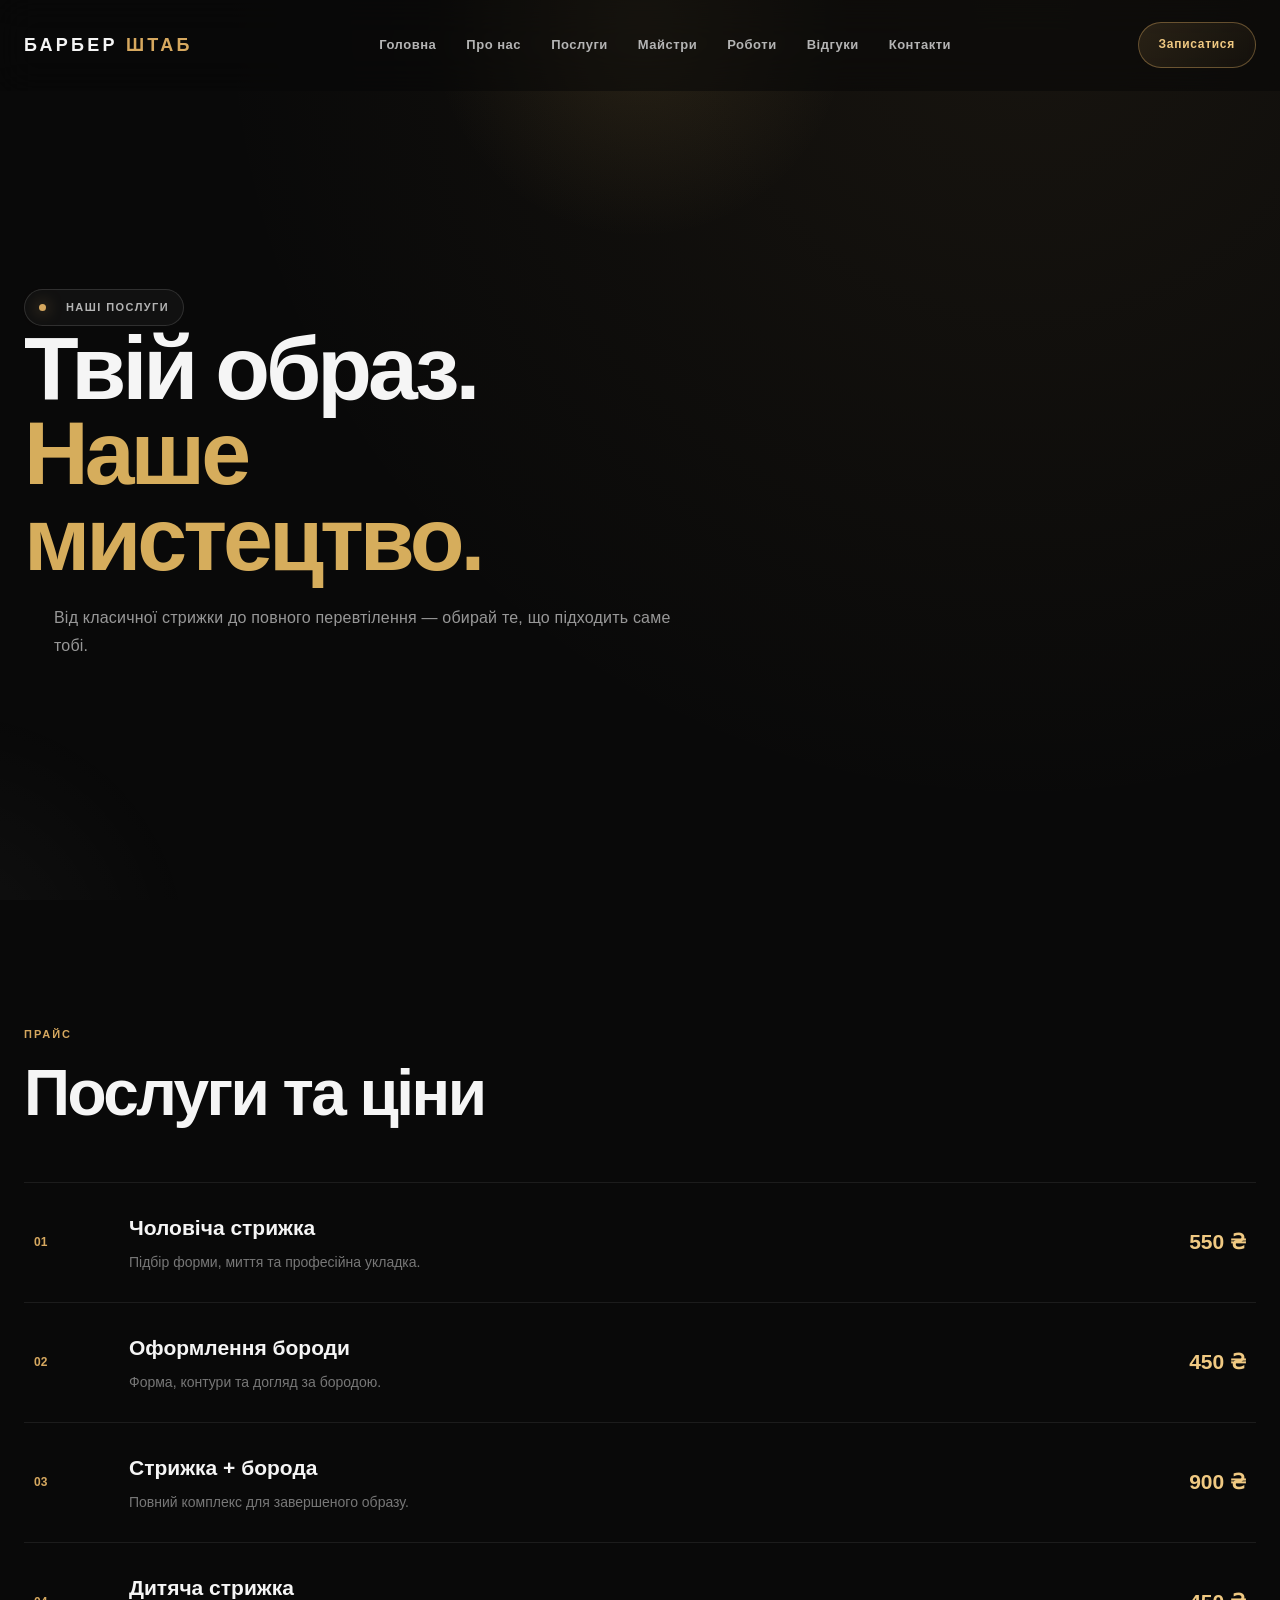
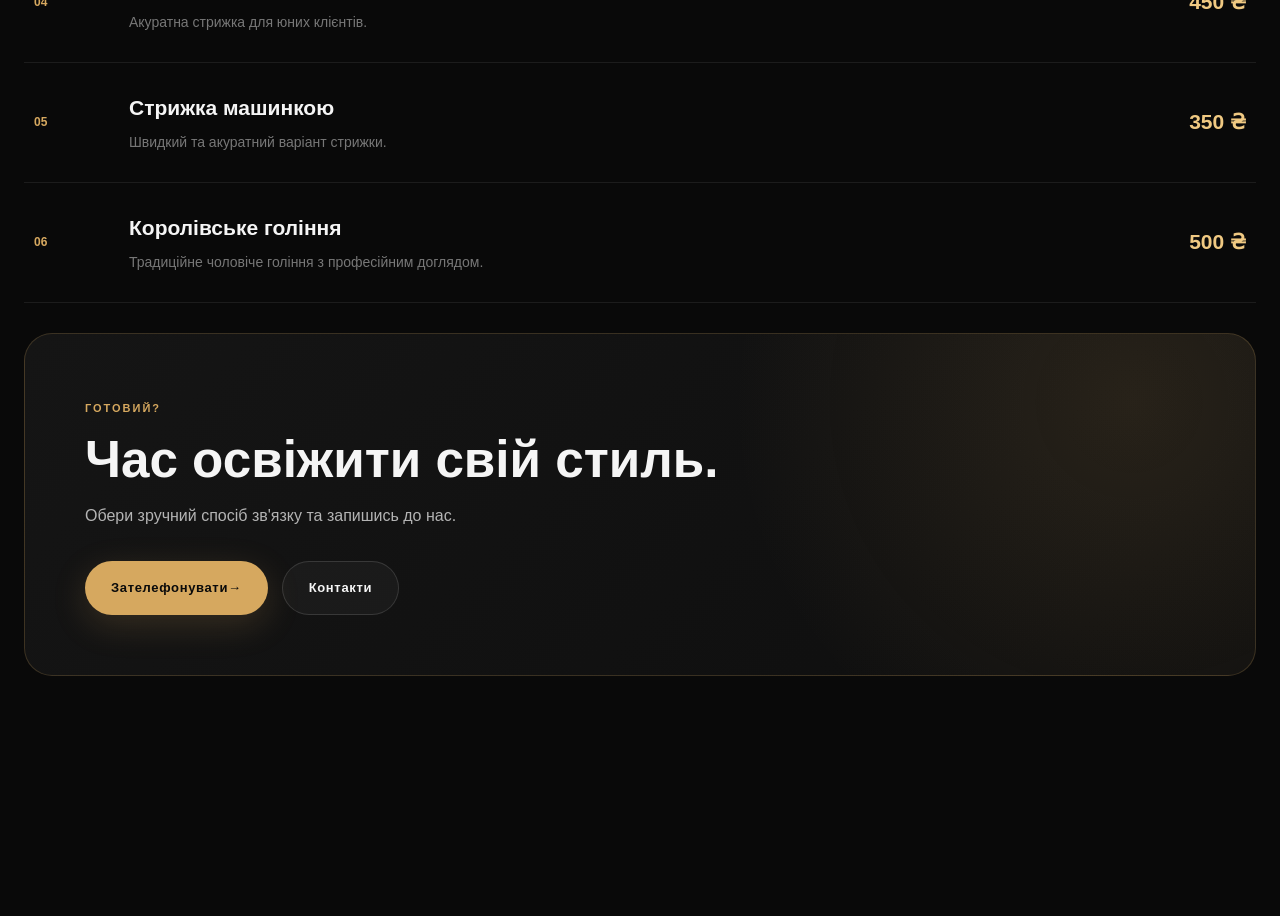
<file: services.html>
<!DOCTYPE html>
<html lang="uk">

<head>

    <meta charset="UTF-8">

    <meta
        name="viewport"
        content="width=device-width, initial-scale=1.0"
    >

    <title>Послуги — Барбер Штаб</title>

    <link
        rel="stylesheet"
        href="style.css"
    >

</head>


<body>


<!-- ================= HEADER ================= -->

<header class="site-header">

    <div class="container">

        <div class="header-inner">


            <a
                href="index.html"
                class="logo"
            >
                БАРБЕР
                <span>ШТАБ</span>
            </a>


            <nav
                class="main-nav"
                id="nav"
            >

                <a href="index.html">
                    Головна
                </a>

                <a href="about.html">
                    Про нас
                </a>

                <a
                    href="services.html"
                    class="active"
                >
                    Послуги
                </a>

                <a href="masters.html">
                    Майстри
                </a>

                <a href="works.html">
                    Роботи
                </a>

                <a href="reviews.html">
                    Відгуки
                </a>

                <a href="contact.html">
                    Контакти
                </a>

            </nav>


            <a
                href="tel:+380970048424"
                class="header-button"
            >
                Записатися
            </a>


            <button
                class="menu-button"
                id="menuButton"
                aria-label="Відкрити меню"
            >

                <span></span>
                <span></span>
                <span></span>

            </button>


        </div>

    </div>

</header>



<!-- ================= MAIN ================= -->

<main>


    <!-- ================= HERO ================= -->

    <section class="hero page-hero">

        <div class="container">

            <div class="hero-content">


                <div class="hero-badge">

                    <span></span>

                    НАШІ ПОСЛУГИ

                </div>


                <h1>

                    Твій образ.
                    <br>

                    <span>Наше мистецтво.</span>

                </h1>


                <p>

                    Від класичної стрижки до повного
                    перевтілення — обирай те, що підходить саме тобі.

                </p>


            </div>

        </div>

    </section>



    <!-- ================= SERVICES ================= -->

    <section class="section">

        <div class="container">


            <div class="section-header">

                <div>

                    <div class="section-label">
                        ПРАЙС
                    </div>

                    <h2>
                        Послуги та ціни
                    </h2>

                </div>

            </div>



            <div class="services-list">


                <!-- SERVICE 1 -->

                <div class="service-item">

                    <div class="service-number">
                        01
                    </div>

                    <div>

                        <h3>
                            Чоловіча стрижка
                        </h3>

                        <p>
                            Підбір форми, миття та професійна укладка.
                        </p>

                    </div>

                    <div class="service-price">
                        550 ₴
                    </div>

                </div>



                <!-- SERVICE 2 -->

                <div class="service-item">

                    <div class="service-number">
                        02
                    </div>

                    <div>

                        <h3>
                            Оформлення бороди
                        </h3>

                        <p>
                            Форма, контури та догляд за бородою.
                        </p>

                    </div>

                    <div class="service-price">
                        450 ₴
                    </div>

                </div>



                <!-- SERVICE 3 -->

                <div class="service-item">

                    <div class="service-number">
                        03
                    </div>

                    <div>

                        <h3>
                            Стрижка + борода
                        </h3>

                        <p>
                            Повний комплекс для завершеного образу.
                        </p>

                    </div>

                    <div class="service-price">
                        900 ₴
                    </div>

                </div>



                <!-- SERVICE 4 -->

                <div class="service-item">

                    <div class="service-number">
                        04
                    </div>

                    <div>

                        <h3>
                            Дитяча стрижка
                        </h3>

                        <p>
                            Акуратна стрижка для юних клієнтів.
                        </p>

                    </div>

                    <div class="service-price">
                        450 ₴
                    </div>

                </div>



                <!-- SERVICE 5 -->

                <div class="service-item">

                    <div class="service-number">
                        05
                    </div>

                    <div>

                        <h3>
                            Стрижка машинкою
                        </h3>

                        <p>
                            Швидкий та акуратний варіант стрижки.
                        </p>

                    </div>

                    <div class="service-price">
                        350 ₴
                    </div>

                </div>



                <!-- SERVICE 6 -->

                <div class="service-item">

                    <div class="service-number">
                        06
                    </div>

                    <div>

                        <h3>
                            Королівське гоління
                        </h3>

                        <p>
                            Традиційне чоловіче гоління з професійним доглядом.
                        </p>

                    </div>

                    <div class="service-price">
                        500 ₴
                    </div>

                </div>


            </div>



            <!-- BOOKING -->

            <div class="booking-section">

                <div class="booking-inner">


                    <div>

                        <div class="section-label">
                            ГОТОВИЙ?
                        </div>

                        <h2>
                            Час освіжити свій стиль.
                        </h2>

                        <p>
                            Обери зручний спосіб зв'язку
                            та запишись до нас.
                        </p>

                    </div>


                    <div class="booking-buttons">

                        <a
                            href="tel:+380970048424"
                            class="button-primary"
                        >
                            Зателефонувати
                            <span>→</span>
                        </a>

                        <a
                            href="contact.html"
                            class="button-secondary"
                        >
                            Контакти
                        </a>

                    </div>


                </div>

            </div>


        </div>

    </section>


</main>



<!-- ================= SCRIPT ================= -->

<script src="script.js"></script>

</body>

</html>
</file>
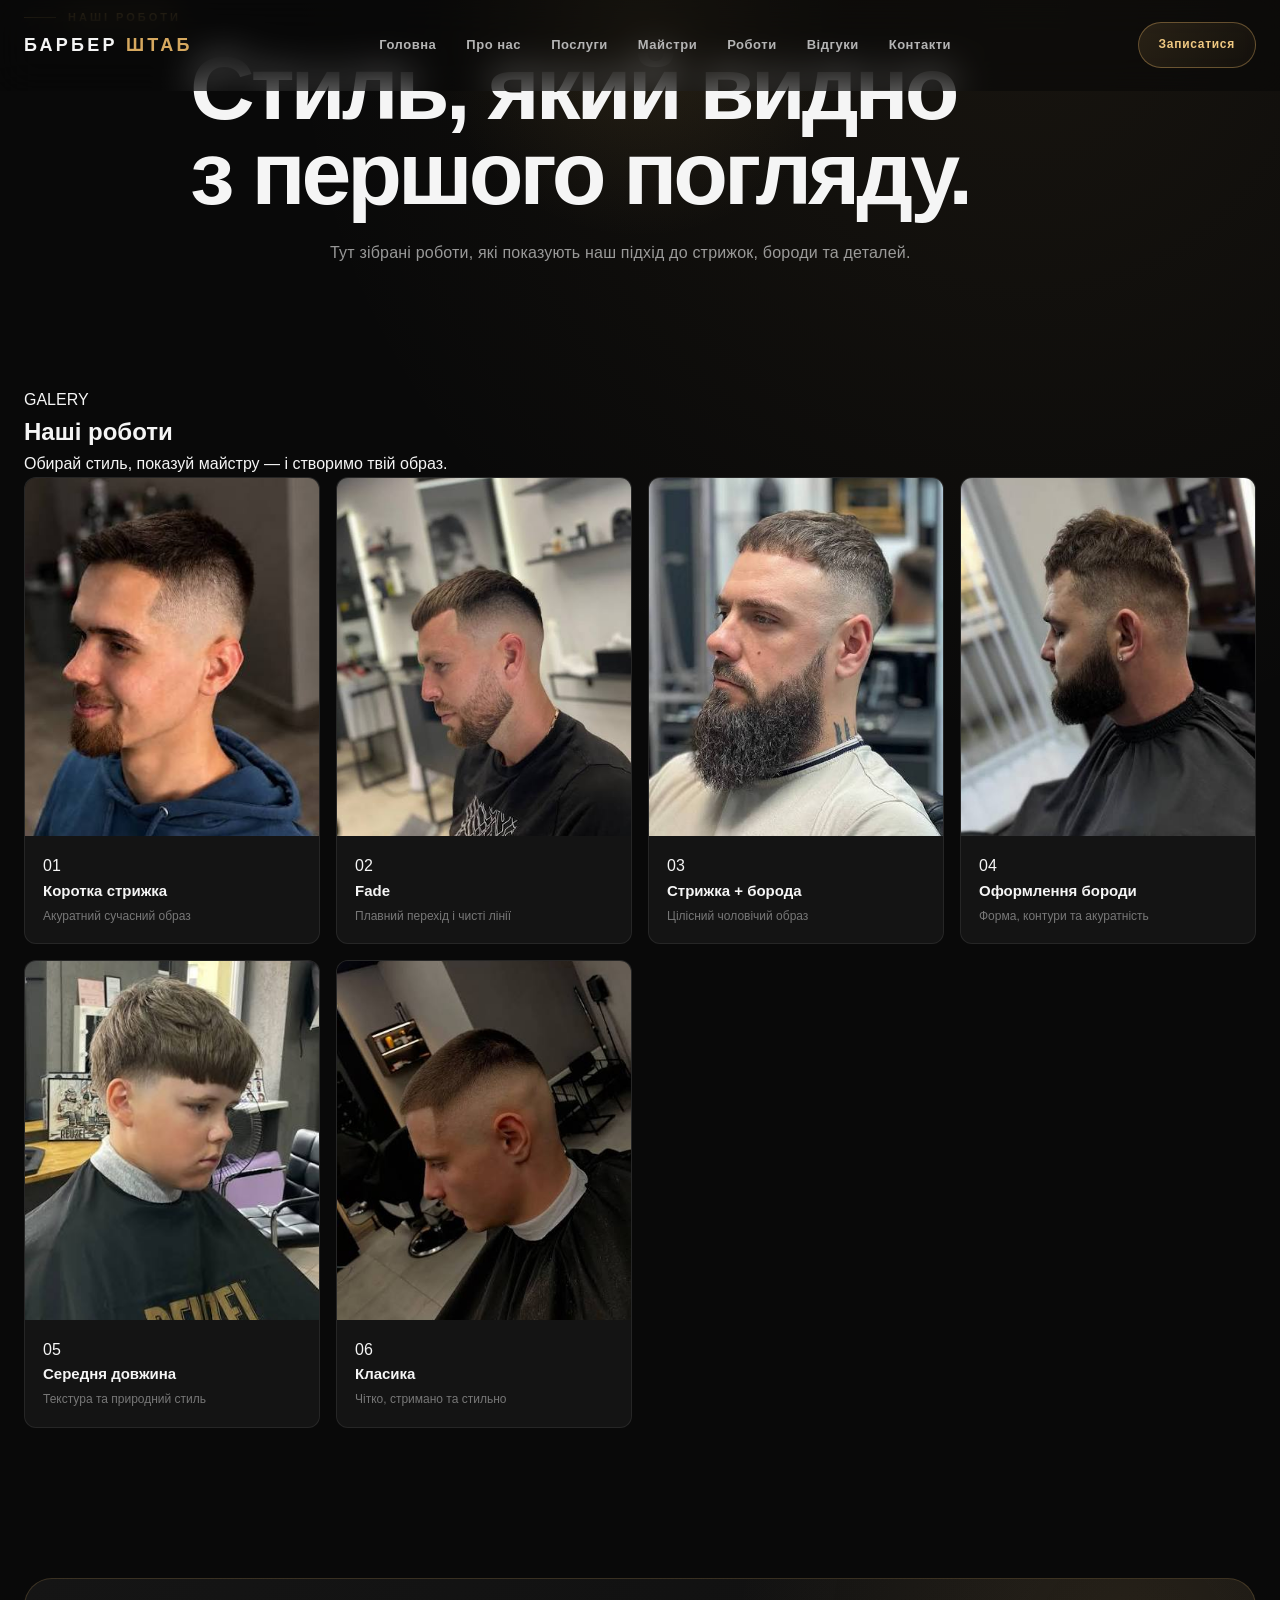
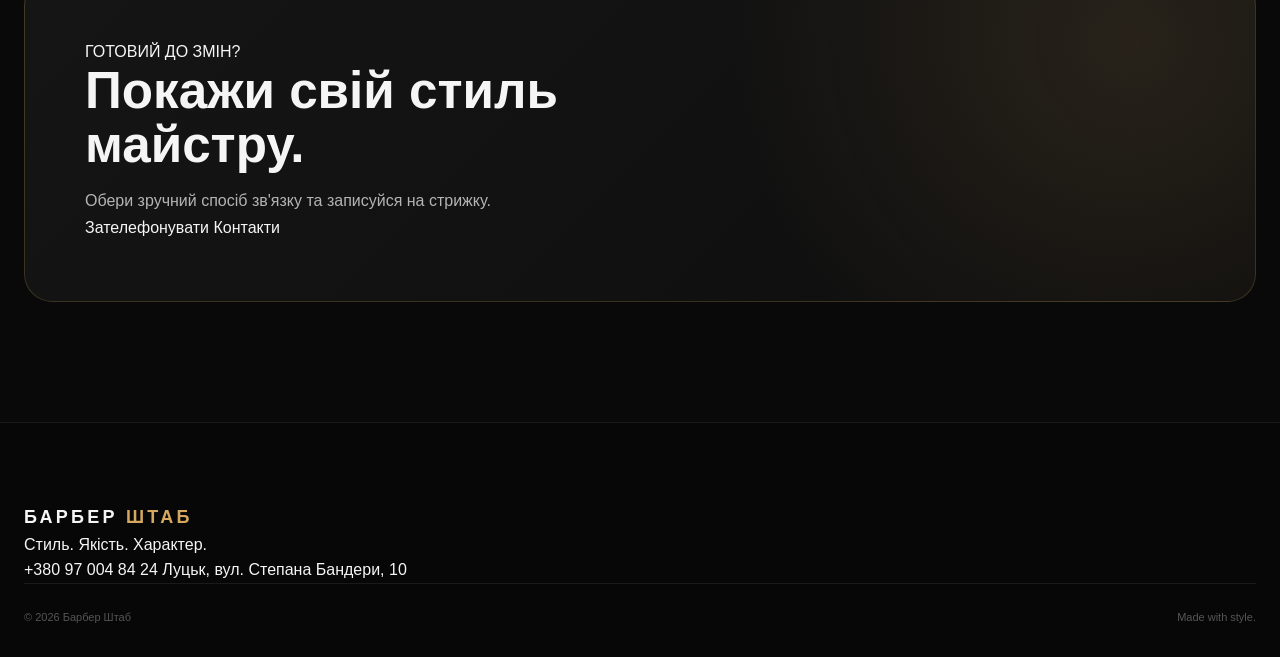
<file: works.html>
<!DOCTYPE html>
<html lang="uk">
<head>
    <meta charset="UTF-8">
    <meta name="viewport" content="width=device-width, initial-scale=1.0">

    <title>Роботи — Барбер Штаб</title>

    <link rel="stylesheet" href="style.css">
</head>

<body>

<header class="site-header">
    <div class="container header-inner">

        <a href="index.html" class="logo">
            БАРБЕР <span>ШТАБ</span>
        </a>

        <nav class="main-nav" id="nav">
            <a href="index.html">Головна</a>
            <a href="about.html">Про нас</a>
            <a href="services.html">Послуги</a>
            <a href="masters.html">Майстри</a>
            <a href="works.html" class="active">Роботи</a>
            <a href="reviews.html">Відгуки</a>
            <a href="contact.html">Контакти</a>
        </nav>

        <a href="contact.html" class="header-button">
            Записатися
        </a>

        <button class="menu-button" id="menuButton" aria-label="Відкрити меню">
            <span></span>
            <span></span>
            <span></span>
        </button>

    </div>
</header>


<main>

    <!-- HERO -->

    <section class="page-hero">
        <div class="container">

            <span class="eyebrow">
                НАШІ РОБОТИ
            </span>

            <h1>
                Стиль, який видно<br>
                з першого погляду.
            </h1>

            <p>
                Тут зібрані роботи, які показують наш підхід
                до стрижок, бороди та деталей.
            </p>

        </div>
    </section>


    <!-- GALLERY -->

    <section class="section works-section">

        <div class="container">

            <div class="section-heading">

                <div>
                    <span class="eyebrow">
                        GALERY
                    </span>

                    <h2>
                        Наші роботи
                    </h2>
                </div>

                <p>
                    Обирай стиль, показуй майстру —
                    і створимо твій образ.
                </p>

            </div>


            <div class="works-grid">

                <!-- WORK 1 -->

                <article class="work-card">

                    <div class="work-image">
                        <img
                            src="images/work-1.jpg"
                            alt="Коротка чоловіча стрижка"
                        >
                    </div>

                    <div class="work-info">
                        <span>01</span>
                        <h3>Коротка стрижка</h3>
                        <p>Акуратний сучасний образ</p>
                    </div>

                </article>


                <!-- WORK 2 -->

                <article class="work-card">

                    <div class="work-image">
                        <img
                            src="images/work-2.jpg"
                            alt="Чоловіча стрижка Fade"
                        >
                    </div>

                    <div class="work-info">
                        <span>02</span>
                        <h3>Fade</h3>
                        <p>Плавний перехід і чисті лінії</p>
                    </div>

                </article>


                <!-- WORK 3 -->

                <article class="work-card">

                    <div class="work-image">
                        <img
                            src="images/work-3.jpg"
                            alt="Чоловіча стрижка з бородою"
                        >
                    </div>

                    <div class="work-info">
                        <span>03</span>
                        <h3>Стрижка + борода</h3>
                        <p>Цілісний чоловічий образ</p>
                    </div>

                </article>


                <!-- WORK 4 -->

                <article class="work-card">

                    <div class="work-image">
                        <img
                            src="images/work-4.jpg"
                            alt="Оформлення чоловічої бороди"
                        >
                    </div>

                    <div class="work-info">
                        <span>04</span>
                        <h3>Оформлення бороди</h3>
                        <p>Форма, контури та акуратність</p>
                    </div>

                </article>


                <!-- WORK 5 -->

                <article class="work-card">

                    <div class="work-image">
                        <img
                            src="images/work-5.jpg"
                            alt="Чоловіча стрижка середньої довжини"
                        >
                    </div>

                    <div class="work-info">
                        <span>05</span>
                        <h3>Середня довжина</h3>
                        <p>Текстура та природний стиль</p>
                    </div>

                </article>


                <!-- WORK 6 -->

                <article class="work-card">

                    <div class="work-image">
                        <img
                            src="images/work-7.jpg"
                            alt="Класична чоловіча стрижка"
                        >
                    </div>

                    <div class="work-info">
                        <span>06</span>
                        <h3>Класика</h3>
                        <p>Чітко, стримано та стильно</p>
                    </div>

                </article>

            </div>

        </div>

    </section>


    <!-- CTA -->

    <section class="booking-section">

        <div class="container booking-inner">

            <div>
                <span class="eyebrow">
                    ГОТОВИЙ ДО ЗМІН?
                </span>

                <h2>
                    Покажи свій стиль<br>
                    майстру.
                </h2>

                <p>
                    Обери зручний спосіб зв'язку
                    та записуйся на стрижку.
                </p>
            </div>

            <div class="booking-actions">

                <a
                    href="tel:+380970048424"
                    class="btn btn-primary"
                >
                    Зателефонувати
                </a>

                <a
                    href="contact.html"
                    class="btn btn-secondary"
                >
                    Контакти
                </a>

            </div>

        </div>

    </section>

</main>


<footer class="site-footer">

    <div class="container footer-inner">

        <div>
            <a href="index.html" class="logo">
                БАРБЕР <span>ШТАБ</span>
            </a>

            <p>
                Стиль. Якість. Характер.
            </p>
        </div>

        <div class="footer-contact">

            <a href="tel:+380970048424">
                +380 97 004 84 24
            </a>

            <span>
                Луцьк, вул. Степана Бандери, 10
            </span>

        </div>

    </div>

    <div class="container footer-bottom">

        <span>
            © <span id="currentYear"></span> Барбер Штаб
        </span>

        <span>
            Made with style.
        </span>

    </div>

</footer>


<script src="script.js"></script>

</body>
</html>
</file>
<file: style.css>
/* =========================================================
   БАРБЕР ШТАБ
   PREMIUM WEBSITE
   STYLE.CSS
   ========================================================= */


/* =========================================================
   ROOT
   ========================================================= */

:root {
    --bg: #090909;
    --bg-soft: #101010;
    --bg-card: #141414;
    --bg-card-light: #191919;

    --text: #f5f5f5;
    --text-soft: #b4b4b4;
    --text-muted: #777777;

    --accent: #d6a85f;
    --accent-light: #f0c982;
    --accent-dark: #9d7538;

    --border: rgba(255, 255, 255, 0.08);
    --border-light: rgba(255, 255, 255, 0.13);

    --shadow: 0 25px 70px rgba(0, 0, 0, 0.45);

    --radius: 20px;
    --radius-small: 12px;

    --container: 1240px;

    --transition: 0.35s cubic-bezier(0.22, 1, 0.36, 1);
}


/* =========================================================
   RESET
   ========================================================= */

* {
    margin: 0;
    padding: 0;
    box-sizing: border-box;
}

html {
    scroll-behavior: smooth;
}

body {
    background:
        radial-gradient(
            circle at 80% 0%,
            rgba(214, 168, 95, 0.07),
            transparent 30%
        ),
        var(--bg);

    color: var(--text);

    font-family:
        Inter,
        -apple-system,
        BlinkMacSystemFont,
        "Segoe UI",
        sans-serif;

    line-height: 1.6;

    min-height: 100vh;

    overflow-x: hidden;
}

body::selection {
    background: var(--accent);
    color: #080808;
}

img {
    display: block;
    width: 100%;
    max-width: 100%;
}

a {
    color: inherit;
    text-decoration: none;
}

button,
input,
textarea,
select {
    font: inherit;
}

button {
    border: 0;
    cursor: pointer;
}

ul,
ol {
    list-style: none;
}


/* =========================================================
   CONTAINER
   ========================================================= */

.container {
    width: min(
        calc(100% - 48px),
        var(--container)
    );

    margin: 0 auto;
}


/* =========================================================
   HEADER
   ========================================================= */

.site-header {
    position: fixed;

    top: 0;
    left: 0;

    width: 100%;

    z-index: 1000;

    padding: 22px 0;

    background: rgba(9, 9, 9, 0.55);

    backdrop-filter: blur(18px);
    -webkit-backdrop-filter: blur(18px);

    border-bottom: 1px solid transparent;

    transition:
        background var(--transition),
        border-color var(--transition),
        padding var(--transition),
        box-shadow var(--transition);
}

.site-header.scrolled {
    padding: 14px 0;

    background: rgba(9, 9, 9, 0.88);

    border-color: var(--border);

    box-shadow:
        0 10px 40px rgba(0, 0, 0, 0.3);
}

.header-inner {
    display: flex;

    align-items: center;
    justify-content: space-between;

    gap: 30px;
}


/* =========================================================
   LOGO
   ========================================================= */

.logo {
    font-size: 18px;

    font-weight: 900;

    letter-spacing: 0.18em;

    white-space: nowrap;
}

.logo span {
    color: var(--accent);
}


/* =========================================================
   NAVIGATION
   ========================================================= */

.main-nav {
    display: flex;

    align-items: center;

    gap: 30px;
}

.main-nav a {
    position: relative;

    color: var(--text-soft);

    font-size: 13px;

    font-weight: 600;

    letter-spacing: 0.04em;

    transition:
        color var(--transition);
}

.main-nav a::after {
    content: "";

    position: absolute;

    left: 0;
    bottom: -8px;

    width: 0;
    height: 1px;

    background: var(--accent);

    transition:
        width var(--transition);
}

.main-nav a:hover {
    color: var(--text);
}

.main-nav a:hover::after {
    width: 100%;
}


/* =========================================================
   HEADER BUTTON
   ========================================================= */

.header-button {
    display: inline-flex;

    align-items: center;
    justify-content: center;

    min-height: 46px;

    padding: 0 20px;

    border: 1px solid rgba(214, 168, 95, 0.4);

    border-radius: 999px;

    background:
        linear-gradient(
            135deg,
            rgba(214, 168, 95, 0.14),
            rgba(214, 168, 95, 0.04)
        );

    color: var(--accent-light);

    font-size: 12px;

    font-weight: 700;

    letter-spacing: 0.06em;

    transition:
        background var(--transition),
        border-color var(--transition),
        color var(--transition),
        transform var(--transition);
}

.header-button:hover {
    background: var(--accent);

    color: #0a0a0a;

    border-color: var(--accent);

    transform: translateY(-2px);
}


/* =========================================================
   MOBILE MENU BUTTON
   ========================================================= */

.menu-button {
    display: none;

    width: 46px;
    height: 46px;

    border: 1px solid var(--border);

    border-radius: 50%;

    background: rgba(255, 255, 255, 0.04);

    position: relative;

    z-index: 1100;
}

.menu-button span,
.menu-button::before,
.menu-button::after {
    content: "";

    position: absolute;

    left: 50%;

    width: 20px;
    height: 2px;

    background: var(--text);

    transform: translateX(-50%);

    transition: var(--transition);
}

.menu-button span {
    top: 50%;

    transform:
        translate(-50%, -50%);
}

.menu-button::before {
    top: calc(50% - 7px);
}

.menu-button::after {
    top: calc(50% + 5px);
}

.menu-button.active span {
    opacity: 0;
}

.menu-button.active::before {
    top: 50%;

    transform:
        translate(-50%, -50%)
        rotate(45deg);
}

.menu-button.active::after {
    top: 50%;

    transform:
        translate(-50%, -50%)
        rotate(-45deg);
}


/* =========================================================
   HERO
   ========================================================= */

.hero {
    position: relative;

    min-height: 100vh;

    display: flex;

    align-items: center;

    padding: 150px 0 100px;

    overflow: hidden;
}

.hero::before {
    content: "";

    position: absolute;

    width: 600px;
    height: 600px;

    top: -250px;
    right: -200px;

    background:
        radial-gradient(
            circle,
            rgba(214, 168, 95, 0.11),
            transparent 70%
        );

    pointer-events: none;
}

.hero::after {
    content: "";

    position: absolute;

    width: 500px;
    height: 500px;

    left: -300px;
    bottom: -300px;

    background:
        radial-gradient(
            circle,
            rgba(255, 255, 255, 0.035),
            transparent 70%
        );

    pointer-events: none;
}

.hero-grid {
    position: relative;

    z-index: 2;

    display: grid;

    grid-template-columns:
        minmax(0, 1fr)
        minmax(420px, 0.9fr);

    align-items: center;

    gap: 80px;
}

.hero-content {
    max-width: 680px;
}

.hero-content h1 {
    margin: 20px 0 25px;

    font-size: clamp(
        48px,
        6vw,
        86px
    );

    line-height: 0.98;

    letter-spacing: -0.045em;

    font-weight: 900;
}

.hero-content h1 span {
    color: var(--accent);
}

.hero-content p {
    max-width: 580px;

    color: var(--text-soft);

    font-size: 17px;

    line-height: 1.8;
}


/* =========================================================
   HERO LABEL
   ========================================================= */

.hero-badge {
    display: inline-flex;

    align-items: center;

    gap: 10px;

    padding: 9px 14px;

    border: 1px solid var(--border-light);

    border-radius: 999px;

    background:
        rgba(255, 255, 255, 0.035);

    color: var(--text-soft);

    font-size: 11px;

    font-weight: 700;

    letter-spacing: 0.13em;

    text-transform: uppercase;
}

.hero-badge::before {
    content: "";

    width: 7px;
    height: 7px;

    border-radius: 50%;

    background: var(--accent);

    box-shadow:
        0 0 15px
        rgba(214, 168, 95, 0.7);
}


/* =========================================================
   HERO BUTTONS
   ========================================================= */

.hero-buttons {
    display: flex;

    flex-wrap: wrap;

    gap: 14px;

    margin-top: 35px;
}

.button-primary,
.button-secondary {
    display: inline-flex;

    align-items: center;
    justify-content: center;

    min-height: 54px;

    padding: 0 26px;

    border-radius: 999px;

    font-size: 13px;

    font-weight: 800;

    letter-spacing: 0.05em;

    transition:
        transform var(--transition),
        background var(--transition),
        border-color var(--transition),
        color var(--transition),
        box-shadow var(--transition);
}

.button-primary {
    background: var(--accent);

    color: #0a0a0a;

    box-shadow:
        0 10px 35px
        rgba(214, 168, 95, 0.18);
}

.button-primary:hover {
    background: var(--accent-light);

    transform: translateY(-3px);

    box-shadow:
        0 15px 45px
        rgba(214, 168, 95, 0.28);
}

.button-secondary {
    border: 1px solid var(--border-light);

    background:
        rgba(255, 255, 255, 0.035);

    color: var(--text);
}

.button-secondary:hover {
    border-color:
        rgba(214, 168, 95, 0.45);

    color: var(--accent-light);

    transform: translateY(-3px);
}


/* =========================================================
   HERO MEDIA
   ========================================================= */

.hero-media {
    position: relative;

    min-height: 600px;

    display: flex;

    align-items: center;
    justify-content: center;
}

.hero-media::before {
    content: "";

    position: absolute;

    width: 90%;

    aspect-ratio: 1;

    border-radius: 50%;

    border: 1px solid
        rgba(214, 168, 95, 0.12);

    box-shadow:
        0 0 100px
        rgba(214, 168, 95, 0.08);

    animation:
        heroGlow 7s ease-in-out infinite;
}

.hero-image {
    position: relative;

    z-index: 2;

    width: 100%;
    max-width: 540px;

    aspect-ratio: 0.82;

    object-fit: cover;

    border-radius: 30px;

    border: 1px solid var(--border-light);

    box-shadow:
        0 40px 100px
        rgba(0, 0, 0, 0.55);

    transition:
        transform 0.25s ease;
}

@keyframes heroGlow {

    0%,
    100% {
        transform: scale(0.96);
        opacity: 0.55;
    }

    50% {
        transform: scale(1.04);
        opacity: 1;
    }
}


/* =========================================================
   SECTIONS
   ========================================================= */

.section {
    position: relative;

    padding: 120px 0;
}

.section-header {
    max-width: 720px;

    margin-bottom: 55px;
}

.section-label {
    display: inline-block;

    margin-bottom: 16px;

    color: var(--accent);

    font-size: 11px;

    font-weight: 800;

    letter-spacing: 0.18em;

    text-transform: uppercase;
}

.section-header h2 {
    margin-bottom: 18px;

    font-size: clamp(
        36px,
        5vw,
        64px
    );

    line-height: 1.05;

    letter-spacing: -0.04em;

    font-weight: 900;
}

.section-header p {
    color: var(--text-soft);

    font-size: 16px;

    line-height: 1.8;
}


/* =========================================================
   ABOUT CARDS
   ========================================================= */

.about-cards {
    display: grid;

    grid-template-columns:
        repeat(3, 1fr);

    gap: 18px;
}

.info-card {
    position: relative;

    min-height: 240px;

    padding: 30px;

    border: 1px solid var(--border);

    border-radius: var(--radius);

    background:
        linear-gradient(
            145deg,
            rgba(255, 255, 255, 0.055),
            rgba(255, 255, 255, 0.018)
        );

    overflow: hidden;

    transition:
        transform var(--transition),
        border-color var(--transition),
        background var(--transition);
}

.info-card::before {
    content: "";

    position: absolute;

    width: 160px;
    height: 160px;

    right: -70px;
    bottom: -70px;

    border-radius: 50%;

    background:
        radial-gradient(
            circle,
            rgba(214, 168, 95, 0.12),
            transparent 70%
        );
}

.info-card:hover {
    transform: translateY(-8px);

    border-color:
        rgba(214, 168, 95, 0.28);

    background:
        linear-gradient(
            145deg,
            rgba(255, 255, 255, 0.07),
            rgba(214, 168, 95, 0.025)
        );
}

.card-number {
    display: block;

    margin-bottom: 35px;

    color: var(--accent);

    font-size: 12px;

    font-weight: 800;

    letter-spacing: 0.12em;
}

.info-card h3 {
    margin-bottom: 12px;

    font-size: 22px;
}

.info-card p {
    color: var(--text-muted);

    font-size: 14px;

    line-height: 1.75;
}


/* =========================================================
   SERVICES
   ========================================================= */

.services-list {
    border-top: 1px solid var(--border);
}

.service-item {
    display: grid;

    grid-template-columns:
        70px 1fr auto;

    align-items: center;

    gap: 25px;

    min-height: 120px;

    padding: 20px 10px;

    border-bottom: 1px solid var(--border);

    transition:
        padding var(--transition),
        background var(--transition);
}

.service-item:hover {
    padding-left: 20px;
    padding-right: 20px;

    background:
        rgba(255, 255, 255, 0.025);
}

.service-number {
    color: var(--accent);

    font-size: 12px;

    font-weight: 800;
}

.service-item h3 {
    margin-bottom: 6px;

    font-size: 21px;
}

.service-item p {
    color: var(--text-muted);

    font-size: 14px;
}

.service-price {
    color: var(--accent-light);

    font-size: 21px;

    font-weight: 800;

    white-space: nowrap;
}


/* =========================================================
   MASTERS
   ========================================================= */

.masters-grid {
    display: grid;

    grid-template-columns:
        repeat(3, 1fr);

    gap: 20px;
}

.master-card {
    position: relative;

    border: 1px solid var(--border);

    border-radius: var(--radius);

    background:
        #111;

    overflow: hidden;

    transform-style: preserve-3d;

    transition:
        transform 0.25s ease,
        border-color var(--transition),
        box-shadow var(--transition);
}

.master-card:hover {
    border-color:
        rgba(214, 168, 95, 0.3);

    box-shadow:
        0 30px 70px
        rgba(0, 0, 0, 0.45);
}

.master-image {
    aspect-ratio: 0.85;

    overflow: hidden;
}

.master-image img {
    height: 100%;

    object-fit: cover;

    transition:
        transform 0.7s
        cubic-bezier(0.22, 1, 0.36, 1);
}

.master-card:hover .master-image img {
    transform: scale(1.05);
}

.master-info {
    padding: 24px;
}

.master-info h3 {
    margin-bottom: 5px;

    font-size: 23px;
}

.master-role {
    display: block;

    margin-bottom: 18px;

    color: var(--accent);

    font-size: 11px;

    font-weight: 800;

    letter-spacing: 0.12em;

    text-transform: uppercase;
}

.master-info p {
    color: var(--text-muted);

    font-size: 14px;
}

.master-button {
    display: inline-flex;

    margin-top: 20px;

    color: var(--text-soft);

    font-size: 12px;

    font-weight: 700;

    transition:
        color var(--transition);
}

.master-button:hover {
    color: var(--accent);
}


/* =========================================================
   WORKS
   ========================================================= */

.works-grid {
    display: grid;

    grid-template-columns:
        repeat(4, 1fr);

    gap: 16px;
}

.work-card {
    position: relative;

    border-radius: var(--radius-small);

    overflow: hidden;

    background: var(--bg-card);

    border: 1px solid var(--border);

    transition:
        transform var(--transition),
        border-color var(--transition);
}

.work-card:hover {
    transform: translateY(-7px);

    border-color:
        rgba(214, 168, 95, 0.25);
}

.work-image {
    aspect-ratio: 0.82;

    overflow: hidden;

    position: relative;
}

.work-image::after {
    content: "";

    position: absolute;

    inset: 0;

    background:
        radial-gradient(
            circle at var(--mouse-x, 50%) var(--mouse-y, 50%),
            rgba(255, 255, 255, 0.12),
            transparent 35%
        );

    opacity: 0;

    transition:
        opacity var(--transition);
}

.work-card:hover .work-image::after {
    opacity: 1;
}

.work-image img {
    height: 100%;

    object-fit: cover;

    transition:
        transform 0.7s
        cubic-bezier(0.22, 1, 0.36, 1);
}

.work-card:hover .work-image img {
    transform: scale(1.07);
}

.work-info {
    padding: 17px 18px;
}

.work-info h3 {
    font-size: 15px;
}

.work-info p {
    margin-top: 4px;

    color: var(--text-muted);

    font-size: 12px;
}


/* =========================================================
   EXPERIENCE
   ========================================================= */

.experience-grid {
    display: grid;

    grid-template-columns:
        1fr 1fr;

    gap: 70px;

    align-items: center;
}

.experience-content h2 {
    margin-bottom: 20px;

    font-size: clamp(
        35px,
        5vw,
        60px
    );

    line-height: 1.05;
}

.experience-content p {
    color: var(--text-soft);

    line-height: 1.9;

    margin-bottom: 18px;
}


/* =========================================================
   STATS
   ========================================================= */

.stats {
    display: grid;

    grid-template-columns:
        repeat(3, 1fr);

    gap: 15px;

    margin-top: 35px;
}

.stat {
    padding: 22px;

    border-top: 1px solid var(--border);
}

.stat strong {
    display: block;

    margin-bottom: 4px;

    color: var(--accent);

    font-size: 34px;

    line-height: 1;
}

.stat span {
    color: var(--text-muted);

    font-size: 12px;
}


/* =========================================================
   BOOKING SECTION
   ========================================================= */

.booking-section {
    padding: 30px 0 120px;
}

.booking-inner {
    position: relative;

    padding: 60px;

    border: 1px solid
        rgba(214, 168, 95, 0.2);

    border-radius: 28px;

    background:
        radial-gradient(
            circle at 90% 20%,
            rgba(214, 168, 95, 0.12),
            transparent 35%
        ),
        linear-gradient(
            135deg,
            #151515,
            #0e0e0e
        );

    overflow: hidden;
}

.booking-inner h2 {
    max-width: 700px;

    margin-bottom: 15px;

    font-size: clamp(
        32px,
        4vw,
        55px
    );

    line-height: 1.05;
}

.booking-inner p {
    max-width: 600px;

    color: var(--text-soft);

    line-height: 1.8;
}

.booking-buttons {
    display: flex;

    flex-wrap: wrap;

    gap: 14px;

    margin-top: 30px;
}


/* =========================================================
   REVIEWS
   ========================================================= */

.reviews-rating {
    display: flex;

    align-items: center;

    gap: 20px;

    margin-bottom: 40px;
}

.stars-display {
    display: flex;

    gap: 5px;

    color: var(--accent);

    font-size: 22px;
}

.reviews-rating strong {
    font-size: 40px;

    line-height: 1;
}

.reviews-count {
    color: var(--text-muted);

    font-size: 13px;
}

.reviews-list {
    display: grid;

    grid-template-columns:
        repeat(3, 1fr);

    gap: 18px;

    margin-bottom: 60px;
}

.review-card {
    padding: 28px;

    border: 1px solid var(--border);

    border-radius: var(--radius);

    background:
        rgba(255, 255, 255, 0.025);

    transition:
        transform var(--transition),
        border-color var(--transition);
}

.review-card:hover {
    transform: translateY(-6px);

    border-color:
        rgba(214, 168, 95, 0.25);
}

.review-top {
    display: flex;

    align-items: center;

    justify-content: space-between;

    gap: 15px;

    margin-bottom: 18px;
}

.review-top strong {
    font-size: 15px;
}

.review-stars {
    color: var(--accent);

    letter-spacing: 2px;
}

.review-date {
    color: var(--text-muted);

    font-size: 11px;
}

.review-card p {
    color: var(--text-soft);

    font-size: 14px;

    line-height: 1.8;
}


/* =========================================================
   REVIEW FORM
   ========================================================= */

.review-form,
.contact-form {
    max-width: 850px;

    padding: 35px;

    border: 1px solid var(--border);

    border-radius: var(--radius);

    background:
        rgba(255, 255, 255, 0.025);
}

.form-group {
    margin-bottom: 20px;
}

.form-group label {
    display: block;

    margin-bottom: 9px;

    color: var(--text-soft);

    font-size: 12px;

    font-weight: 700;

    letter-spacing: 0.04em;
}

.form-group input,
.form-group textarea,
.form-group select {
    width: 100%;

    padding: 15px 16px;

    border: 1px solid var(--border);

    border-radius: 12px;

    outline: none;

    background:
        rgba(255, 255, 255, 0.035);

    color: var(--text);

    transition:
        border-color var(--transition),
        background var(--transition),
        box-shadow var(--transition);
}

.form-group input::placeholder,
.form-group textarea::placeholder {
    color: #555;
}

.form-group input:focus,
.form-group textarea:focus,
.form-group select:focus {
    border-color:
        rgba(214, 168, 95, 0.55);

    background:
        rgba(255, 255, 255, 0.05);

    box-shadow:
        0 0 0 4px
        rgba(214, 168, 95, 0.06);
}

.form-group textarea {
    min-height: 150px;

    resize: vertical;
}


/* =========================================================
   RATING SELECTOR
   ========================================================= */

.rating-selector {
    display: flex;

    align-items: center;

    gap: 10px;

    margin: 10px 0 25px;
}

.rating-star {
    position: relative;

    display: flex;

    align-items: center;
    justify-content: center;

    width: 48px;
    height: 48px;

    border: 1px solid
        rgba(255, 255, 255, 0.1);

    border-radius: 50%;

    background:
        rgba(255, 255, 255, 0.025);

    color:
        rgba(255, 255, 255, 0.3);

    font-size: 22px;

    transition:
        transform 0.25s ease,
        color 0.3s ease,
        background 0.3s ease,
        border-color 0.3s ease,
        box-shadow 0.3s ease;
}

.rating-star:hover {
    transform: translateY(-4px) scale(1.08);

    border-color:
        rgba(214, 168, 95, 0.5);

    color: var(--accent-light);
}

.rating-star.preview,
.rating-star.selected {
    color: #ffd56a;

    background:
        radial-gradient(
            circle,
            rgba(255, 213, 106, 0.18),
            rgba(255, 213, 106, 0.03)
        );

    border-color:
        rgba(255, 213, 106, 0.55);

    box-shadow:
        0 0 22px
        rgba(255, 213, 106, 0.22);
}

.rating-star.selected {
    animation:
        starIgnite 0.55s
        cubic-bezier(0.22, 1, 0.36, 1);
}

@keyframes starIgnite {

    0% {
        transform: scale(0.65);
        opacity: 0.3;
    }

    55% {
        transform: scale(1.22);
    }

    100% {
        transform: scale(1);
        opacity: 1;
    }
}


/* =========================================================
   CONTACT
   ========================================================= */

.contact-grid {
    display: grid;

    grid-template-columns:
        0.85fr 1.15fr;

    gap: 20px;

    align-items: stretch;
}

.location-information {
    display: flex;

    flex-direction: column;

    gap: 12px;
}

.location-details {
    display: grid;

    gap: 12px;
}

.location-detail {
    padding: 24px;

    border: 1px solid var(--border);

    border-radius: var(--radius-small);

    background:
        rgba(255, 255, 255, 0.025);

    transition:
        transform var(--transition),
        border-color var(--transition);
}

.location-detail:hover {
    transform: translateX(5px);

    border-color:
        rgba(214, 168, 95, 0.25);
}

.location-detail span {
    display: block;

    margin-bottom: 6px;

    color: var(--accent);

    font-size: 10px;

    font-weight: 800;

    letter-spacing: 0.15em;

    text-transform: uppercase;
}

.location-detail strong {
    font-size: 16px;
}

.location-detail p {
    color: var(--text-muted);

    font-size: 13px;
}

.map-container {
    min-height: 480px;

    border: 1px solid var(--border);

    border-radius: var(--radius);

    overflow: hidden;

    background: #111;
}

.map-container iframe {
    display: block;

    width: 100%;
    height: 100%;

    min-height: 480px;

    border: 0;

    filter:
        grayscale(1)
        contrast(1.05)
        brightness(0.75);
}

.route-button {
    display: inline-flex;

    align-items: center;
    justify-content: center;

    min-height: 50px;

    padding: 0 22px;

    margin-top: 8px;

    border: 1px solid
        rgba(214, 168, 95, 0.35);

    border-radius: 999px;

    color: var(--accent-light);

    font-size: 12px;

    font-weight: 800;

    transition:
        background var(--transition),
        color var(--transition),
        transform var(--transition);
}

.route-button:hover {
    background: var(--accent);

    color: #090909;

    transform: translateY(-3px);
}


/* =========================================================
   FORM ROW
   ========================================================= */

.form-row {
    display: grid;

    grid-template-columns:
        1fr 1fr;

    gap: 15px;
}


/* =========================================================
   SUCCESS
   ========================================================= */

button.success {
    background:
        #d6a85f !important;

    color:
        #090909 !important;

    cursor: default;

    transform: none !important;
}


/* =========================================================
   NOTIFICATION
   ========================================================= */

.site-notification {
    position: fixed;

    right: 25px;
    bottom: 25px;

    z-index: 2000;

    display: flex;

    align-items: center;

    gap: 12px;

    max-width: 390px;

    padding: 16px 20px;

    border: 1px solid
        rgba(214, 168, 95, 0.3);

    border-radius: 14px;

    background:
        rgba(20, 20, 20, 0.92);

    backdrop-filter: blur(20px);

    box-shadow:
        0 25px 70px
        rgba(0, 0, 0, 0.55);

    color: var(--text);

    font-size: 13px;

    opacity: 0;

    transform:
        translateY(20px)
        scale(0.96);

    pointer-events: none;

    transition:
        opacity 0.4s ease,
        transform 0.4s ease;
}

.site-notification.show {
    opacity: 1;

    transform:
        translateY(0)
        scale(1);
}

.notification-icon {
    display: flex;

    align-items: center;
    justify-content: center;

    flex-shrink: 0;

    width: 30px;
    height: 30px;

    border-radius: 50%;

    background: var(--accent);

    color: #090909;

    font-weight: 900;
}


/* =========================================================
   FOOTER
   ========================================================= */

.site-footer {
    padding: 80px 0 30px;

    border-top: 1px solid var(--border);

    background:
        #070707;
}

.footer-grid {
    display: grid;

    grid-template-columns:
        1.5fr 1fr 1fr 1fr;

    gap: 50px;

    padding-bottom: 60px;
}

.footer-brand {
    max-width: 360px;
}

.footer-brand p {
    margin-top: 18px;

    color: var(--text-muted);

    font-size: 13px;

    line-height: 1.8;
}

.footer-column h3 {
    margin-bottom: 18px;

    color: var(--text);

    font-size: 12px;

    letter-spacing: 0.08em;

    text-transform: uppercase;
}

.footer-column a {
    display: block;

    width: fit-content;

    margin-bottom: 11px;

    color: var(--text-muted);

    font-size: 13px;

    transition:
        color var(--transition),
        transform var(--transition);
}

.footer-column a:hover {
    color: var(--accent);

    transform: translateX(3px);
}

.footer-bottom {
    display: flex;

    align-items: center;

    justify-content: space-between;

    gap: 20px;

    padding-top: 25px;

    border-top: 1px solid var(--border);

    color: #555;

    font-size: 11px;
}


/* =========================================================
   SCROLL REVEAL
   ========================================================= */

.reveal {
    opacity: 0;

    transform:
        translateY(35px);

    transition:
        opacity 0.8s
            cubic-bezier(0.22, 1, 0.36, 1),
        transform 0.8s
            cubic-bezier(0.22, 1, 0.36, 1);
}

.revealed {
    opacity: 1;

    transform:
        translateY(0);
}


/* =========================================================
   PAGE LOADED
   ========================================================= */

body:not(.page-loaded) .hero-content,
body:not(.page-loaded) .hero-media {
    opacity: 0;
}

body.page-loaded .hero-content,
body.page-loaded .hero-media {
    animation:
        pageIntro 0.9s
        cubic-bezier(0.22, 1, 0.36, 1)
        forwards;
}

@keyframes pageIntro {

    from {
        opacity: 0;
        transform:
            translateY(25px);
    }

    to {
        opacity: 1;
        transform:
            translateY(0);
    }
}


/* =========================================================
   IMAGE ERROR
   ========================================================= */

.image-error {
    background:
        linear-gradient(
            135deg,
            #171717,
            #0d0d0d
        );

    object-fit: cover;
}


/* =========================================================
   TOUCH DEVICES
   ========================================================= */

.touch-device .master-card:hover {
    transform: none;
}


/* =========================================================
   RESPONSIVE — 1100px
   ========================================================= */

@media (max-width: 1100px) {

    .main-nav {
        gap: 20px;
    }

    .hero-grid {
        gap: 45px;
    }

    .masters-grid {
        grid-template-columns:
            repeat(2, 1fr);
    }

    .works-grid {
        grid-template-columns:
            repeat(3, 1fr);
    }

    .footer-grid {
        grid-template-columns:
            repeat(2, 1fr);
    }

}


/* =========================================================
   RESPONSIVE — 900px
   ========================================================= */

@media (max-width: 900px) {

    .site-header {
        padding: 16px 0;
    }

    .header-button {
        display: none;
    }

    .menu-button {
        display: block;
    }

    .main-nav {
        position: fixed;

        top: 0;
        right: 0;

        width: min(340px, 85vw);
        height: 100vh;

        padding:
            110px 35px
            40px;

        flex-direction: column;

        align-items: flex-start;

        gap: 25px;

        background:
            rgba(12, 12, 12, 0.97);

        backdrop-filter: blur(25px);

        border-left: 1px solid var(--border);

        transform:
            translateX(100%);

        transition:
            transform 0.45s
            cubic-bezier(0.22, 1, 0.36, 1);
    }

    .main-nav.active {
        transform:
            translateX(0);
    }

    .main-nav a {
        font-size: 18px;
    }

    .hero {
        padding-top: 130px;
    }

    .hero-grid {
        grid-template-columns: 1fr;

        gap: 55px;
    }

    .hero-content {
        max-width: 800px;
    }

    .hero-media {
        min-height: auto;
    }

    .hero-image {
        max-width: 600px;
    }

    .about-cards {
        grid-template-columns:
            1fr 1fr;
    }

    .contact-grid {
        grid-template-columns:
            1fr;
    }

    .experience-grid {
        grid-template-columns:
            1fr;
    }

}


/* =========================================================
   RESPONSIVE — 700px
   ========================================================= */

@media (max-width: 700px) {

    .container {
        width:
            min(
                calc(100% - 30px),
                var(--container)
            );
    }

    .section {
        padding: 85px 0;
    }

    .hero {
        min-height: auto;

        padding:
            120px 0
            70px;
    }

    .hero-content h1 {
        font-size:
            clamp(
                43px,
                13vw,
                65px
            );
    }

    .hero-content p {
        font-size: 15px;
    }

    .hero-buttons {
        flex-direction: column;

        align-items: stretch;
    }

    .button-primary,
    .button-secondary {
        width: 100%;
    }

    .hero-media {
        display: block;
    }

    .hero-media::before {
        width: 95%;
    }

    .hero-image {
        width: 100%;

        border-radius: 22px;
    }

    .about-cards {
        grid-template-columns: 1fr;
    }

    .info-card {
        min-height: 210px;
    }

    .service-item {
        grid-template-columns:
            40px 1fr auto;

        gap: 12px;

        min-height: 100px;
    }

    .service-item h3 {
        font-size: 17px;
    }

    .service-item p {
        font-size: 12px;
    }

    .service-price {
        font-size: 17px;
    }

    .masters-grid {
        grid-template-columns:
            1fr;
    }

    .works-grid {
        grid-template-columns:
            1fr 1fr;
    }

    .reviews-list {
        grid-template-columns:
            1fr;
    }

    .reviews-rating {
        flex-wrap: wrap;
    }

    .review-form,
    .contact-form {
        padding: 22px;
    }

    .rating-selector {
        flex-wrap: wrap;
    }

    .rating-star {
        width: 44px;
        height: 44px;
    }

    .form-row {
        grid-template-columns:
            1fr;
    }

    .booking-inner {
        padding: 35px 25px;

        border-radius: 22px;
    }

    .booking-buttons {
        flex-direction: column;
    }

    .booking-buttons a {
        width: 100%;
    }

    .map-container,
    .map-container iframe {
        min-height: 380px;
    }

    .footer-grid {
        grid-template-columns:
            1fr;
    }

    .footer-bottom {
        flex-direction: column;

        align-items: flex-start;
    }

}


/* =========================================================
   RESPONSIVE — 480px
   ========================================================= */

@media (max-width: 480px) {

    .logo {
        font-size: 15px;

        letter-spacing: 0.13em;
    }

    .menu-button {
        width: 42px;
        height: 42px;
    }

    .hero-content h1 {
        font-size: 45px;
    }

    .section-header h2 {
        font-size: 38px;
    }

    .section-header {
        margin-bottom: 38px;
    }

    .service-item {
        grid-template-columns:
            30px 1fr;

        position: relative;

        padding:
            22px 5px;
    }

    .service-price {
        grid-column: 2;

        margin-top: -8px;
    }

    .works-grid {
        grid-template-columns:
            1fr;
    }

    .work-image {
        aspect-ratio: 1;
    }

    .stats {
        grid-template-columns:
            1fr;
    }

    .rating-star {
        width: 42px;
        height: 42px;

        font-size: 19px;
    }

    .site-notification {
        left: 15px;
        right: 15px;
        bottom: 15px;

        max-width: none;
    }

}


/* =========================================================
   REDUCED MOTION
   ========================================================= */

@media (prefers-reduced-motion: reduce) {

    *,
    *::before,
    *::after {
        scroll-behavior: auto !important;

        animation-duration: 0.01ms !important;

        animation-iteration-count: 1 !important;

        transition-duration: 0.01ms !important;
    }

}

/* =========================================================
   BIG TEAM CARD — BARBER SHTAB
========================================================= */

.team-main-card {
    position: relative;

    display: grid;
    grid-template-columns: 1.15fr 0.85fr;

    min-height: 680px;

    overflow: hidden;

    border: 1px solid rgba(255, 255, 255, 0.09);
    border-radius: 30px;

    background:
        linear-gradient(
            135deg,
            rgba(255, 255, 255, 0.055),
            rgba(255, 255, 255, 0.015)
        );

    box-shadow:
        0 30px 80px rgba(0, 0, 0, 0.45);

    transition:
        transform 0.4s ease,
        border-color 0.4s ease;
}

.team-main-card:hover {
    transform: translateY(-5px);

    border-color: rgba(214, 173, 92, 0.3);
}


/* ---------------------------------------------------------
   PHOTOS
--------------------------------------------------------- */

.team-main-images {
    display: grid;

    grid-template-columns: 1.35fr 0.65fr;

    gap: 12px;

    padding: 12px;

    min-height: 680px;
}

.team-image-large,
.team-image-small {
    position: relative;

    overflow: hidden;

    border-radius: 22px;
}

.team-image-large {
    min-height: 650px;
}

.team-image-small {
    min-height: 650px;
}

.team-main-images img {
    width: 100%;
    height: 100%;

    object-fit: cover;

    transition: transform 0.8s ease;
}

.team-image-large:hover img,
.team-image-small:hover img {
    transform: scale(1.05);
}

.team-image-large::after,
.team-image-small::after {
    content: "";

    position: absolute;

    inset: 0;

    background:
        linear-gradient(
            to top,
            rgba(0, 0, 0, 0.45),
            transparent 55%
        );

    pointer-events: none;
}


/* ---------------------------------------------------------
   TEAM INFORMATION
--------------------------------------------------------- */

.team-main-content {
    position: relative;

    z-index: 2;

    display: flex;
    flex-direction: column;
    justify-content: center;

    padding: 60px;
}

.team-main-content h2 {
    max-width: 480px;

    margin-bottom: 22px;

    font-size: clamp(42px, 4vw, 64px);

    line-height: 0.98;

    letter-spacing: -2px;
}

.team-main-content > p {
    max-width: 470px;

    margin-bottom: 40px;

    color: var(--text-color, #bdbdbd);

    font-size: 16px;
    line-height: 1.7;
}


/* ---------------------------------------------------------
   TEAM MEMBERS
--------------------------------------------------------- */

.team-names {
    display: flex;
    flex-direction: column;

    border-top: 1px solid rgba(255, 255, 255, 0.09);
}

.team-name {
    display: grid;

    grid-template-columns: 40px 1fr auto;

    align-items: center;

    gap: 15px;

    padding: 15px 0;

    border-bottom: 1px solid rgba(255, 255, 255, 0.09);

    transition:
        padding 0.3s ease,
        background 0.3s ease;
}

.team-name:hover {
    padding-left: 8px;
}

.team-name span {
    color: #d6ad5c;

    font-size: 11px;
    font-weight: 700;

    letter-spacing: 1px;
}

.team-name strong {
    color: #fff;

    font-size: 18px;
    font-weight: 600;
}

.team-name small {
    color: #777;

    font-size: 9px;
    font-weight: 700;

    letter-spacing: 2px;
}


/* =========================================================
   TABLET
========================================================= */

@media (max-width: 1000px) {

    .team-main-card {
        grid-template-columns: 1fr;

        min-height: auto;
    }

    .team-main-images {
        min-height: 520px;
    }

    .team-image-large,
    .team-image-small {
        min-height: 500px;
    }

    .team-main-content {
        padding: 50px;
    }
}


/* =========================================================
   MOBILE
========================================================= */

@media (max-width: 700px) {

    .team-main-card {
        border-radius: 22px;
    }

    .team-main-images {
        grid-template-columns: 1fr;

        min-height: auto;

        padding: 8px;
    }

    .team-image-large {
        min-height: 390px;
    }

    .team-image-small {
        min-height: 280px;
    }

    .team-main-content {
        padding: 40px 25px;
    }

    .team-main-content h2 {
        font-size: 42px;
    }

    .team-main-content > p {
        font-size: 15px;
    }
}


/* =========================================================
   SMALL PHONES
========================================================= */

@media (max-width: 480px) {

    .team-image-large {
        min-height: 330px;
    }

    .team-image-small {
        min-height: 240px;
    }

    .team-main-content {
        padding: 32px 20px;
    }

    .team-main-content h2 {
        font-size: 36px;
    }

    .team-name {
        grid-template-columns: 30px 1fr auto;

        gap: 10px;
    }

    .team-name strong {
        font-size: 16px;
    }

    .team-name small {
        font-size: 8px;
    }
}

/* =========================================================
   MASTERS PAGE — PREMIUM HERO TEXT
========================================================= */

.page-hero {
    position: relative;
    overflow: hidden;
}

/* декоративне світіння */

.page-hero::before {
    content: "";

    position: absolute;

    width: 420px;
    height: 420px;

    top: -180px;
    left: 50%;

    transform: translateX(-50%);

    background: radial-gradient(
        circle,
        rgba(214, 173, 92, 0.12),
        transparent 70%
    );

    pointer-events: none;
}

/* маленький напис */

.page-hero .eyebrow {
    position: relative;

    display: inline-flex;
    align-items: center;
    gap: 12px;

    margin-bottom: 20px;

    color: #d6ad5c;

    font-size: 11px;
    font-weight: 700;

    letter-spacing: 3px;
    text-transform: uppercase;
}

.page-hero .eyebrow::before {
    content: "";

    width: 32px;
    height: 1px;

    background: #d6ad5c;

    box-shadow: 0 0 10px rgba(214, 173, 92, 0.5);
}

/* головний заголовок */

.page-hero h1 {
    position: relative;

    max-width: 900px;

    margin: 0 auto 22px;

    font-size: clamp(52px, 7vw, 92px);

    line-height: 0.95;

    letter-spacing: -4px;

    font-weight: 700;

    text-wrap: balance;
}

/* золота частина заголовка */

.page-hero h1 span {
    color: #d6ad5c;
}

/* опис */

.page-hero p {
    position: relative;

    max-width: 620px;

    margin: 0 auto;

    color: rgba(255, 255, 255, 0.58);

    font-size: 16px;

    line-height: 1.8;

    letter-spacing: 0.2px;
}


/* =========================================================
   MOBILE
========================================================= */

@media (max-width: 700px) {

    .page-hero .eyebrow {
        font-size: 9px;
        letter-spacing: 2px;
    }

    .page-hero h1 {
        font-size: 52px;

        letter-spacing: -2.5px;
    }

    .page-hero p {
        font-size: 14px;

        line-height: 1.7;
    }
}

@media (max-width: 480px) {

    .page-hero h1 {
        font-size: 43px;
    }
}

/* =========================================================
   CONTACT PAGE — PREMIUM GOOGLE MAP
========================================================= */

.map-section {
    padding-top: 100px !important;
    padding-bottom: 120px !important;
}


/* ---------------------------------------------------------
   MAP HEADING
--------------------------------------------------------- */

.map-section .section-heading {
    max-width: 800px;
    margin-bottom: 45px;
}

.map-section .section-heading h2 {
    font-size: clamp(48px, 6vw, 76px);
    line-height: 0.95;
    letter-spacing: -3px;
    margin-bottom: 22px;
}

.map-section .section-heading p {
    max-width: 600px;
    font-size: 16px;
    line-height: 1.8;
    opacity: 0.65;
}


/* ---------------------------------------------------------
   GOOGLE MAP
--------------------------------------------------------- */

.premium-map {
    position: relative;

    width: 100%;
    height: 600px;

    overflow: hidden;

    border-radius: 32px;

    border: 1px solid rgba(255, 255, 255, 0.12);

    background: #111;

    box-shadow:
        0 35px 100px rgba(0, 0, 0, 0.55),
        0 0 0 1px rgba(214, 173, 92, 0.03);

    isolation: isolate;
}


/* золотий glow */

.premium-map::before {
    content: "";

    position: absolute;

    width: 500px;
    height: 500px;

    top: -300px;
    right: -150px;

    background:
        radial-gradient(
            circle,
            rgba(214, 173, 92, 0.15),
            transparent 70%
        );

    z-index: 2;

    pointer-events: none;
}


/* затемнення по краях */

.premium-map::after {
    content: "";

    position: absolute;

    inset: 0;

    border-radius: 32px;

    box-shadow:
        inset 0 0 100px rgba(0, 0, 0, 0.4);

    pointer-events: none;

    z-index: 3;
}


/* iframe */

.premium-map iframe {
    display: block;

    width: 100%;
    height: 100%;

    border: 0;

    filter:
        grayscale(0.15)
        contrast(1.08);

    transform: scale(1.01);
}


/* ---------------------------------------------------------
   MAP INFO
--------------------------------------------------------- */

.map-info {
    display: flex;

    align-items: center;
    justify-content: space-between;

    gap: 35px;

    margin-top: 18px;

    padding: 30px 35px;

    border-radius: 24px;

    border: 1px solid rgba(255, 255, 255, 0.09);

    background:
        linear-gradient(
            135deg,
            rgba(255, 255, 255, 0.06),
            rgba(255, 255, 255, 0.015)
        );

    box-shadow:
        0 20px 60px rgba(0, 0, 0, 0.3);
}


/* адрес */

.map-address {
    display: flex;

    flex-direction: column;

    gap: 6px;
}

.map-address span {
    color: #d6ad5c;

    font-size: 10px;
    font-weight: 700;

    letter-spacing: 3px;
}

.map-address strong {
    color: #fff;

    font-size: 20px;
    font-weight: 600;
}

.map-address small {
    color: rgba(255, 255, 255, 0.45);

    font-size: 13px;
}


/* кнопка */

.map-info .btn {
    flex-shrink: 0;

    min-width: 210px;

    text-align: center;
}


/* ---------------------------------------------------------
   MOBILE
--------------------------------------------------------- */

@media (max-width: 700px) {

    .map-section {
        padding-top: 70px !important;
        padding-bottom: 80px !important;
    }

    .map-section .section-heading h2 {
        font-size: 48px;

        letter-spacing: -2px;
    }

    .premium-map {
        height: 430px;

        border-radius: 22px;
    }

    .premium-map::after {
        border-radius: 22px;
    }

    .map-info {
        flex-direction: column;

        align-items: flex-start;

        padding: 25px;
    }

    .map-info .btn {
        width: 100%;

        min-width: 0;
    }
}


@media (max-width: 480px) {

    .premium-map {
        height: 360px;
    }

    .map-section .section-heading h2 {
        font-size: 42px;
    }

    .map-address strong {
        font-size: 17px;
    }
}

/* =========================================================
   CONTACT — PREMIUM MAP HEADING
========================================================= */

.map-section .section-heading {
    position: relative;

    margin-bottom: 50px;

    padding-left: 35px;

    border-left: 1px solid rgba(214, 173, 92, 0.55);
}

.map-section .section-heading::before {
    content: "";

    position: absolute;

    left: -1px;
    top: 0;

    width: 1px;
    height: 55px;

    background: #d6ad5c;

    box-shadow:
        0 0 15px rgba(214, 173, 92, 0.7);
}

.map-section .section-heading .eyebrow {
    display: inline-flex;

    align-items: center;

    gap: 12px;

    margin-bottom: 18px;

    color: #d6ad5c;

    font-size: 10px;
    font-weight: 700;

    letter-spacing: 4px;
}

.map-section .section-heading .eyebrow::after {
    content: "";

    width: 45px;
    height: 1px;

    background: rgba(214, 173, 92, 0.45);
}

.map-section .section-heading h2 {
    margin: 0 0 20px;

    max-width: 750px;

    font-family: inherit;

    font-size: clamp(52px, 6vw, 82px);

    line-height: 0.92;

    font-weight: 700;

    letter-spacing: -4px;

    color: #fff;

    text-transform: none;
}

.map-section .section-heading h2::first-letter {
    color: #fff;
}

.map-section .section-heading p {
    max-width: 560px;

    margin: 0;

    color: rgba(255, 255, 255, 0.5);

    font-size: 15px;

    line-height: 1.8;

    letter-spacing: 0.2px;
}


/* ---------------------------------------------------------
   MOBILE
--------------------------------------------------------- */

@media (max-width: 700px) {

    .map-section .section-heading {
        padding-left: 22px;

        margin-bottom: 35px;
    }

    .map-section .section-heading h2 {
        font-size: 48px;

        letter-spacing: -2.5px;
    }

    .map-section .section-heading p {
        font-size: 14px;
    }
}

/* =========================================================
   CONTACT — FINAL PREMIUM DETAILS
========================================================= */

.contact-hero {
    position: relative;
}

.contact-home-button {
    display: inline-flex;

    align-items: center;

    margin-top: 32px;

    padding: 13px 22px;

    border: 1px solid rgba(255,255,255,0.1);

    border-radius: 100px;

    color: rgba(255,255,255,0.7);

    background: rgba(255,255,255,0.035);

    backdrop-filter: blur(15px);

    text-decoration: none;

    font-size: 12px;
    font-weight: 600;

    transition: all 0.3s ease;
}

.contact-home-button:hover {
    color: #fff;

    border-color: rgba(214,173,92,0.5);

    background: rgba(214,173,92,0.08);

    transform: translateY(-3px);
}


/* MAP TITLE */

.map-title {
    max-width: 850px;

    margin-bottom: 45px;

    padding-left: 32px;

    border-left: 1px solid rgba(214,173,92,0.5);
}

.map-title-line {
    display: flex;

    align-items: center;

    gap: 15px;

    margin-bottom: 20px;
}

.map-title-line span {
    color: #d6ad5c;

    font-size: 10px;
    font-weight: 700;

    letter-spacing: 4px;
}

.map-title-line::after {
    content: "";

    width: 50px;
    height: 1px;

    background: rgba(214,173,92,0.4);
}

.map-title h2 {
    margin: 0 0 22px;

    font-size: clamp(52px, 7vw, 82px);

    line-height: 0.9;

    letter-spacing: -4px;

    font-weight: 700;
}

.map-title h2 span {
    color: #d6ad5c;
}

.map-title p {
    max-width: 600px;

    margin: 0;

    color: rgba(255,255,255,0.5);

    font-size: 15px;

    line-height: 1.8;
}


/* MOBILE */

@media (max-width: 700px) {

    .map-title {
        padding-left: 20px;

        margin-bottom: 30px;
    }

    .map-title h2 {
        font-size: 48px;

        letter-spacing: -2px;
    }

    .map-title p {
        font-size: 14px;
    }

    .contact-home-button {
        margin-top: 25px;
    }
}

/* =========================================================
   CONTACT PAGE — FINAL HERO DESIGN
========================================================= */

.contact-page-hero {

    position: relative;

    min-height: 650px;

    display: flex;

    align-items: center;

    overflow: hidden;

    padding: 120px 0 100px;
}


/* великий фоновий номер */

.contact-page-hero::before {

    content: "07";

    position: absolute;

    right: 2%;

    top: 50%;

    transform: translateY(-50%);

    font-size: clamp(250px, 34vw, 520px);

    font-weight: 800;

    line-height: 1;

    letter-spacing: -25px;

    color: rgba(255,255,255,0.018);

    pointer-events: none;
}


/* золоте світіння */

.contact-page-hero::after {

    content: "";

    position: absolute;

    width: 600px;

    height: 600px;

    right: -150px;

    top: 50%;

    transform: translateY(-50%);

    background:

        radial-gradient(
            circle,
            rgba(214,173,92,0.13),
            transparent 68%
        );

    pointer-events: none;
}


/* =========================================================
   RETURN BUTTON
========================================================= */

.contact-return-button {

    position: relative;

    z-index: 10;

    display: inline-flex;

    align-items: center;

    gap: 15px;

    padding: 17px 27px;

    border-radius: 100px;

    border: 1px solid rgba(255,255,255,0.12);

    background:

        linear-gradient(
            135deg,
            rgba(255,255,255,0.075),
            rgba(255,255,255,0.025)
        );

    backdrop-filter: blur(18px);

    color: rgba(255,255,255,0.8);

    text-decoration: none;

    font-size: 12px;

    font-weight: 700;

    letter-spacing: 1px;

    text-transform: uppercase;

    box-shadow:

        0 15px 45px rgba(0,0,0,0.25);

    transition:

        transform 0.3s ease,
        border-color 0.3s ease,
        background 0.3s ease,
        color 0.3s ease;
}


.contact-return-button:hover {

    transform: translateX(6px);

    color: #fff;

    border-color: rgba(214,173,92,0.55);

    background:

        rgba(214,173,92,0.09);
}


.return-arrow {

    display: flex;

    align-items: center;
    justify-content: center;

    width: 36px;

    height: 36px;

    border-radius: 50%;

    background: rgba(214,173,92,0.1);

    color: #d6ad5c;

    font-size: 18px;

    transition: transform 0.3s ease;
}


.contact-return-button:hover .return-arrow {

    transform: translateX(-4px);
}


/* =========================================================
   HERO CONTENT
========================================================= */

.contact-hero-content {
    position: relative;
}


/* декоративний ряд */

.contact-label-top {

    display: flex;

    align-items: center;

    gap: 14px;

    margin-top: 75px;

    margin-bottom: 25px;

    color: #d6ad5c;

    font-size: 10px;

    font-weight: 700;

    letter-spacing: 5px;
}


.label-line {

    display: block;

    width: 42px;

    height: 1px;

    background:

        linear-gradient(
            90deg,
            #d6ad5c,
            transparent
        );
}


.label-line:last-child {

    transform: rotate(180deg);
}


/* =========================================================
   MAIN TITLE
========================================================= */

.contact-main-title {

    position: relative;

    z-index: 3;

    max-width: 900px;

    margin: 0;

    font-size: clamp(70px, 9vw, 130px);

    line-height: 0.86;

    letter-spacing: -7px;

    font-weight: 800;

    color: #fff;
}


.contact-main-title span {

    color: #d6ad5c;

    text-shadow:

        0 0 35px rgba(214,173,92,0.12);
}


/* =========================================================
   DESCRIPTION
========================================================= */

.contact-main-description {

    max-width: 590px;

    margin: 38px 0 0;

    color: rgba(255,255,255,0.52);

    font-size: 16px;

    line-height: 1.85;
}


/* =========================================================
   META
========================================================= */

.contact-hero-meta {

    display: flex;

    align-items: center;

    gap: 16px;

    margin-top: 35px;

    color: rgba(255,255,255,0.42);

    font-size: 9px;

    font-weight: 700;

    letter-spacing: 3px;
}


.contact-hero-meta i {

    width: 35px;

    height: 1px;

    background: rgba(214,173,92,0.55);
}


/* =========================================================
   BOTTOM RETURN
========================================================= */

.contact-return-bottom {

    padding: 30px 0 110px;

    text-align: center;
}


.bottom-return-line {

    width: 100%;

    height: 1px;

    margin-bottom: 40px;

    background:

        linear-gradient(
            90deg,
            transparent,
            rgba(214,173,92,0.35),
            transparent
        );
}


.contact-return-bottom-button {

    margin: 0 auto;
}


.contact-return-bottom-button .return-arrow {

    font-size: 16px;
}


.contact-return-bottom-button:hover {

    transform: translateY(-5px);
}


/* =========================================================
   MOBILE
========================================================= */

@media (max-width: 700px) {

    .contact-page-hero {

        min-height: 600px;

        padding: 100px 0 80px;
    }


    .contact-page-hero::before {

        right: -60px;

        font-size: 240px;
    }


    .contact-main-title {

        font-size: 62px;

        letter-spacing: -4px;
    }


    .contact-main-description {

        font-size: 14px;

        margin-top: 28px;
    }


    .contact-label-top {

        margin-top: 55px;

        font-size: 9px;

        letter-spacing: 3px;
    }


    .contact-return-button {

        padding: 14px 20px;

        font-size: 10px;
    }


    .return-arrow {

        width: 32px;

        height: 32px;
    }


    .contact-hero-meta {

        flex-wrap: wrap;

        line-height: 1.8;
    }

}


@media (max-width: 480px) {

    .contact-page-hero {

        min-height: 570px;
    }


    .contact-main-title {

        font-size: 50px;

        letter-spacing: -3px;
    }


    .contact-page-hero::before {

        font-size: 180px;

        right: -40px;
    }

}

 /* =========================================================
    CONTACT INFO — PREMIUM FRAME
 ========================================================= */

.contact-info-frame {

    position: relative;

    display: grid;

    grid-template-columns: 1fr 1px 1fr 1px 1fr;

    align-items: stretch;

    width: 100%;

    padding: 48px 45px;

    border: 1px solid rgba(214,173,92,0.28);

    border-radius: 28px;

    background:

        linear-gradient(
            145deg,
            rgba(255,255,255,0.055),
            rgba(255,255,255,0.018)
        );

    box-shadow:

        0 30px 90px rgba(0,0,0,0.28),

        inset 0 1px 0 rgba(255,255,255,0.06);

    backdrop-filter: blur(20px);

    overflow: hidden;
}


/* декоративне золоте світіння */

.contact-info-frame::before {

    content: "";

    position: absolute;

    width: 420px;

    height: 420px;

    left: 50%;

    top: 50%;

    transform: translate(-50%, -50%);

    background:

        radial-gradient(
            circle,
            rgba(214,173,92,0.08),
            transparent 70%
        );

    pointer-events: none;
}


/* =========================================================
   CARDS
 ========================================================= */

.contact-info-card {

    position: relative;

    z-index: 2;

    min-height: 250px;

    padding: 15px 30px;

    display: flex;

    flex-direction: column;

    justify-content: center;

    align-items: center;

    text-align: center;

    transition: transform 0.35s ease;
}


.contact-info-card:hover {

    transform: translateY(-6px);
}


/* =========================================================
   ICON
 ========================================================= */

.contact-card-icon {

    display: flex;

    align-items: center;

    justify-content: center;

    width: 72px;

    height: 72px;

    margin-bottom: 25px;

    border: 1px solid rgba(214,173,92,0.28);

    border-radius: 50%;

    background:

        radial-gradient(
            circle,
            rgba(214,173,92,0.13),
            rgba(214,173,92,0.025)
        );

    color: #d6ad5c;

    font-size: 28px;

    box-shadow:

        0 0 35px rgba(214,173,92,0.08),

        inset 0 0 20px rgba(214,173,92,0.04);

    transition:

        transform 0.35s ease,

        box-shadow 0.35s ease,

        border-color 0.35s ease;
}


.contact-info-card:hover .contact-card-icon {

    transform: scale(1.08);

    border-color: rgba(214,173,92,0.6);

    box-shadow:

        0 0 45px rgba(214,173,92,0.18),

        inset 0 0 25px rgba(214,173,92,0.08);
}


/* =========================================================
   LABEL
 ========================================================= */

.contact-card-content {

    width: 100%;
}


.contact-label {

    display: block;

    margin-bottom: 15px;

    color: #d6ad5c;

    font-size: 11px;

    font-weight: 800;

    letter-spacing: 4px;

    text-transform: uppercase;
}


/* =========================================================
   BIG TEXT
 ========================================================= */

.contact-info-card h3 {

    margin: 0;

    color: #fff;

    font-size: clamp(21px, 1.8vw, 29px);

    line-height: 1.25;

    letter-spacing: -0.7px;

    font-weight: 700;
}


.contact-info-card p {

    margin: 12px 0 0;

    color: rgba(255,255,255,0.45);

    font-size: 14px;

    letter-spacing: 0.5px;
}


/* =========================================================
   LINK
 ========================================================= */

.contact-card-link {

    display: inline-flex;

    align-items: center;

    gap: 12px;

    margin-top: 22px;

    color: rgba(255,255,255,0.7);

    text-decoration: none;

    font-size: 12px;

    font-weight: 700;

    letter-spacing: 1.5px;

    transition:

        color 0.3s ease,

        gap 0.3s ease;
}


.contact-card-link span {

    color: #d6ad5c;

    font-size: 19px;

    line-height: 1;

    transition: transform 0.3s ease;
}


.contact-card-link:hover {

    color: #fff;

    gap: 17px;
}


.contact-card-link:hover span {

    transform: translateX(4px);
}


/* =========================================================
   DIVIDERS
 ========================================================= */

.contact-info-divider {

    width: 1px;

    height: 75%;

    align-self: center;

    background:

        linear-gradient(
            to bottom,
            transparent,
            rgba(214,173,92,0.35),
            transparent
        );
}


/* =========================================================
   MOBILE
 ========================================================= */

@media (max-width: 900px) {

    .contact-info-frame {

        grid-template-columns: 1fr;

        padding: 25px;
    }


    .contact-info-card {

        min-height: 230px;

        padding: 35px 20px;
    }


    .contact-info-divider {

        width: 80%;

        height: 1px;

        justify-self: center;

        background:

            linear-gradient(
                90deg,
                transparent,
                rgba(214,173,92,0.35),
                transparent
            );
    }

}


@media (max-width: 480px) {

    .contact-info-frame {

        padding: 15px;

        border-radius: 22px;
    }


    .contact-info-card {

        min-height: 215px;

        padding: 30px 10px;
    }


    .contact-card-icon {

        width: 62px;

        height: 62px;

        font-size: 24px;
    }


    .contact-info-card h3 {

        font-size: 21px;
    }

}
</file>
